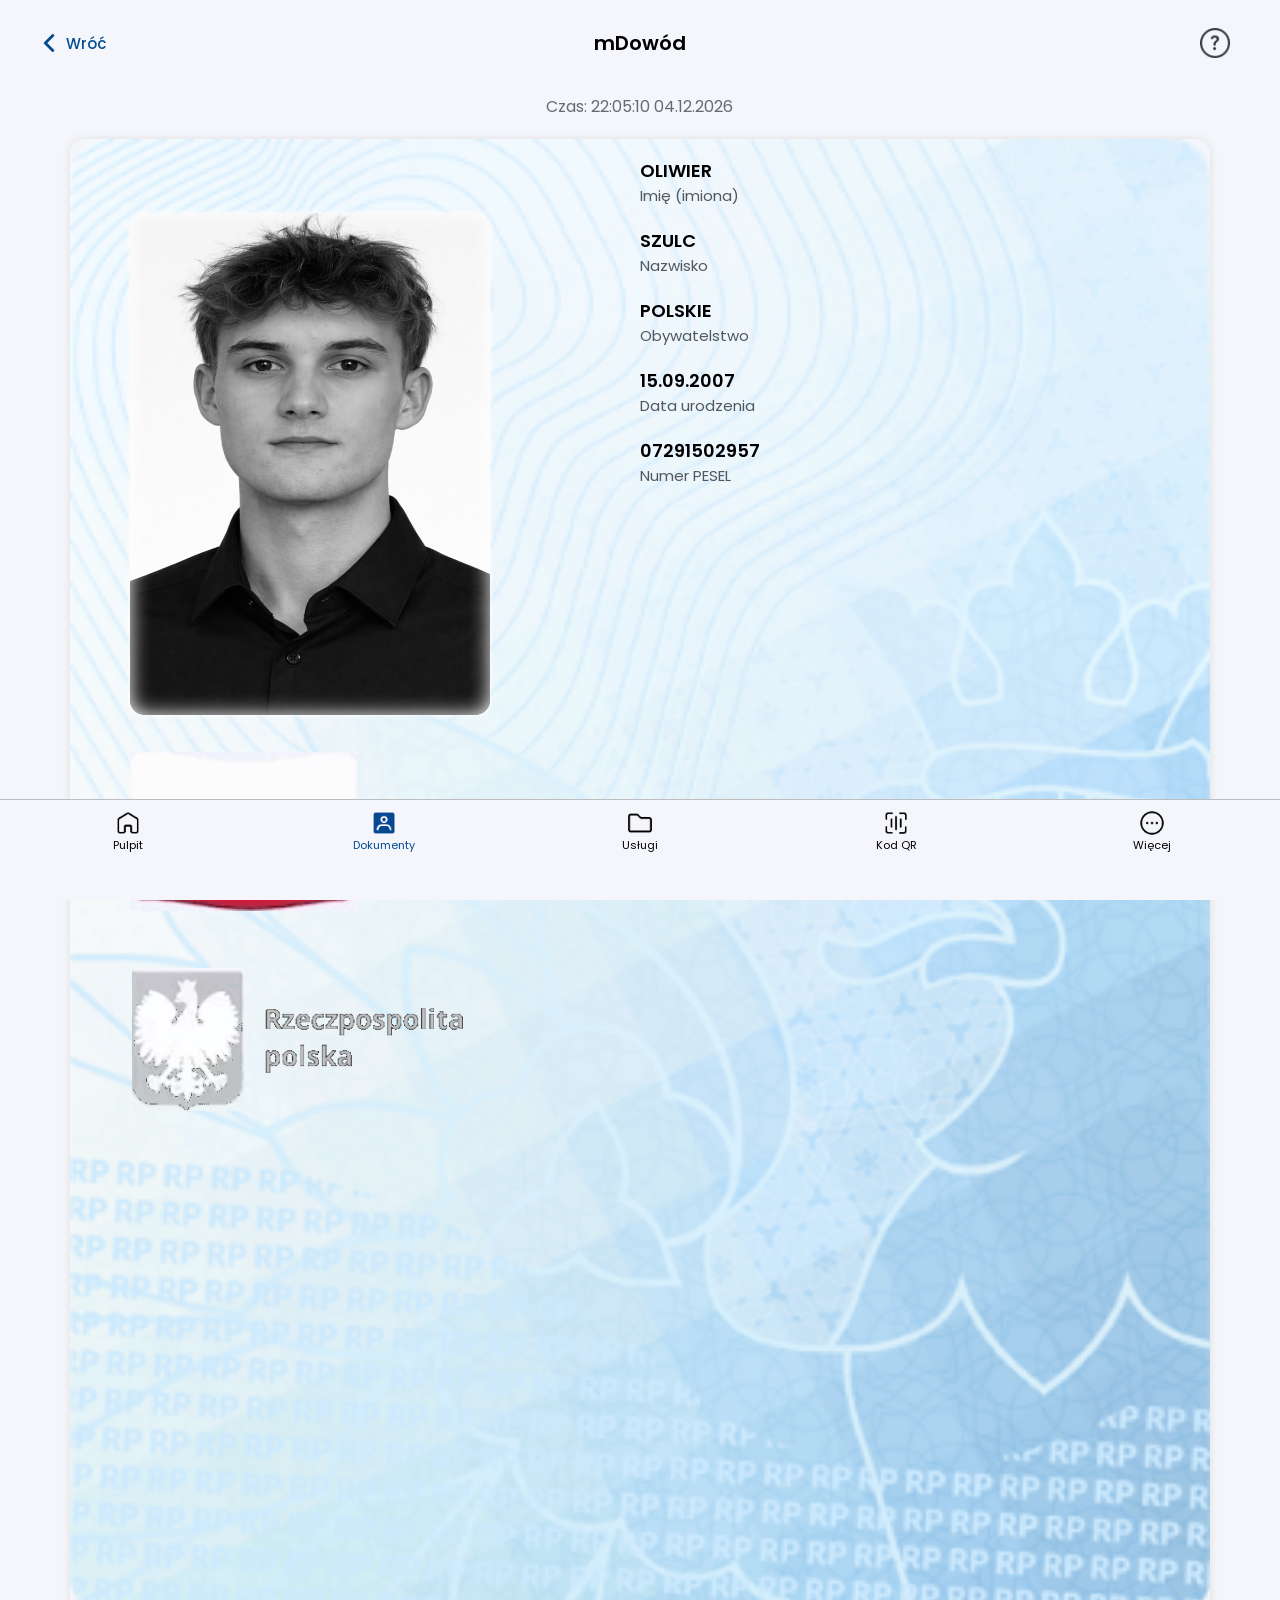
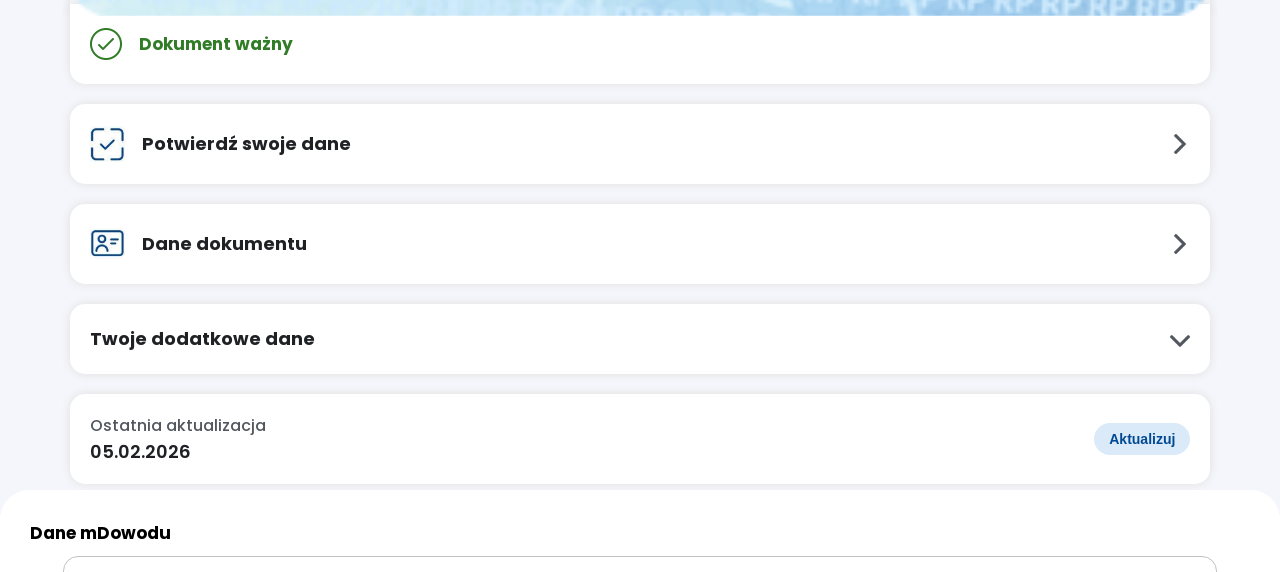
<file: card/index.html>
<!DOCTYPE html>
<html>
<head>
<meta charset="UTF-8">
<title>mObywatel</title>
<link rel="stylesheet" href="../assets/home.css">
<link rel="stylesheet" href="../assets/main.css">
<link rel="apple-touch-icon" href="../assets/logomobywatel.png">
<meta name="format-detection" content="telephone=no">
<meta name="viewport" content="width=device-width, initial-scale=0.8, user-scalable=no">
<meta name="mobile-web-app-capable" content="yes">
</head>
<body class="card_page">
<div class="bottom_bar">
  <div class="bottom_bar_grid">
    <div class="bottom_element_grid" send="home">
      <div class="bottom_element_image home"></div>
      <p class="bottom_element_text">Pulpit</p>
    </div>
    <div class="bottom_element_grid" send="documents">
      <div class="bottom_element_image documents_open"></div>
      <p class="bottom_element_text open">Dokumenty</p>
    </div>
    <div class="bottom_element_grid" send="services">
      <div class="bottom_element_image services"></div>
      <p class="bottom_element_text">Usługi</p>
    </div>
    <div class="bottom_element_grid" send="qr">
      <div class="bottom_element_image qr"></div>
      <p class="bottom_element_text">Kod QR</p>
    </div>
    <div class="bottom_element_grid" send="more">
      <div class="bottom_element_image more"></div>
      <p class="bottom_element_text">Więcej</p>
    </div>
  </div>
</div>
<div class="container">
  <div class="qr_top">
    <div class="qr_back" onclick="sendTo('home')">
      <img class="qr_back_icon" src="../qrshow/bluearrow.png">
      <p class="qr_back_text">Wróć</p>
    </div>
    <p class="qr_top_title">mDowód</p>
    <img class="help_img" src="7MlyqbI.png" alt="Pomoc">
  </div>
  <div class="confirm">
        <div class="opacity" onclick="closePage()"></div>
        <div class="page_1 page">
            <p class="confirm_title">Wybierz dokument</p>
            <div class="confirm_list">
                <div class="cardd card_1">
                    <div class="card_inner">
                        <p class="confirm_name">Dowód osobisty</p>
                        <p class="confirm_description">Zobaczysz tutaj dane swojego dowodu osobistego. Ale jeśli chcesz potwierdzić tożsamość, potrzebujesz fizycznego dokumentu.</p>
                        <p class="confirm_button" onclick="openPage(2)">Pokaż dane</p>
                    </div>
                </div>
                <div class="cardd card_2">
                    <div class="card_inner">
                        <p class="confirm_name">mDowód</p>
                        <p class="confirm_description">Nie używaj danych mDowodu w banku (do 31 sierpnia), gdy wyjeżdżasz za granicę lub składasz wniosek o dowód osobisty.</p>
                        <p class="confirm_button" onclick="openPage(3)">Pokaż dane</p>
                    </div>
                </div>
            </div>
            <p class="confirm_close close_page_1" onclick="closePage()">Zamknij</p>
        </div>
        <div class="page page_2 page_other">
            <p class="confirm_title">Dane dowodu osobistego</p>
            <div class="confirm_info">
                <div class="confirm_box">
                    <p class="box_top">Seria i numer</p>
                    <p class="box_value box_highlight">ZZC 108201</p>
                    <button class="main_button">Kopiuj</button>
                </div>
                <div class="confirm_box">
                    <p class="box_top">Organ wydający</p>
                    <p class="box_value">URZĄD MIEJSKI W WARSZAWIE</p>
                </div>
                <div class="confirm_box">
                    <p class="box_top">Termin ważności</p>
                    <p class="box_value">11.09.2032</p>
                </div>
                <div class="confirm_box" style="border: none;">
                    <p class="box_top">Termin wydania</p>
                    <p class="box_value">11.09.2022</p>
                </div>
            </div>
            <p class="confirm_close close_page_2" onclick="closePage()">Zamknij</p>
            <p class="confirm_back back" onclick="openPage(1)">Wróć</p>
        </div>
        <div class="page page_3 page_other">
            <p class="confirm_title">Dane mDowodu</p>
            <div class="confirm_info">
                <div class="confirm_box">
                    <p class="box_top">Seria i numer</p>
                    <p class="box_value box_highlight">ZZC 108201</p>
                    <button class="main_button">Kopiuj</button>
                </div>
                <div class="confirm_box">
                    <p class="box_top">Organ wydający</p>
                    <p class="box_value">URZĄD MIEJSKI W WARSZAWIE</p>
                </div>
                <div class="confirm_box">
                    <p class="box_top">Termin ważności</p>
                    <p class="box_value">11.09.2032</p>
                </div>
                <div class="confirm_box">
                    <p class="box_top">Imię ojca</p>
                    <p class="box_value">ANDRZEJ</p>
                </div>
                <div class="confirm_box" style="border: none;">
                    <p class="box_top">Imię matki</p>
                    <p class="box_value">KATARZYNA</p>
                </div>
            </div>
            <p class="confirm_close close_page_2" onclick="closePage()">Zamknij</p>
            <p class="confirm_back back" onclick="openPage(1)">Wróć</p>
        </div>
    </div>
    <p class="time_text" id="time">Czas: 00:06:52 12.02.2026</p>
    <div class="id_image_data">
        <img draggable="false" class="id_image" src="8ieHfVK.png">
        <div class="inset">

        </div>
        <img src="[data-uri]" class="id_own_image"></img>
         <img src="sW5KVOE.gif" class="flag_video">
         <img src="9ipf8YT.gif" class="eagle_video">
        <div class="id_data_grid">
            <div class="data_holder">
                <p class="data_title firstname" id="name">OLIWIER</p>
                <p class="data_value">Imię (imiona)</p>
            </div>
            <div class="data_holder">
                <p class="data_title surname" id="surname">SZULC</p>
                <p class="data_value">Nazwisko</p>
            </div>
            <div class="data_holder">
                <p class="data_title" id="nationality">POLSKIE</p>
                <p class="data_value">Obywatelstwo</p>
            </div>
            <div class="data_holder">
                <p class="data_title" id="birthday">15.09.2007</p>
                <p class="data_value">Data urodzenia</p>
            </div>
            <div class="data_holder">
                <p class="data_title" id="pesel">07291502957</p>
                <p class="data_value">Numer PESEL</p>
            </div>
        </div>
    </div>
    <div class="id_bottom">
        <div class="bottom_grid">
            <img class="bottom_image" src="PYshgk0.png">
            <p class="bottom_text" style="color: #317C26; font-size: 17px;">Dokument ważny</p>
        </div>
    </div>
    <div class="other_grid">
        <div class="bottom_holder" onclick="qrShow()">
            <div class="bottom_grid">
                <img class="bottom_image" style="width: 35px;" src="UftfQGE.png">
                <p class="bottom_text" style="color: #1f2125;">Potwierdź swoje dane</p>
            </div>
            <img class="action_arrow" src="j8mGAOy.png">
        </div>
        <div class="bottom_holder" onclick="openPage(1)">
            <div class="bottom_grid">
                <img class="bottom_image" style="width: 35px;" src="kofzXIX.png">
                <p class="bottom_text" style="color: #1f2125;">Dane dokumentu</p>
            </div>
            <img class="action_arrow" src="j8mGAOy.png">
        </div>
        <div class="bottom_holder info_holder">
            <div class="bottom_grid">
                <p class="bottom_text" style="color: #1f2125; margin-left: 0px;">Twoje dodatkowe dane</p>
            </div>
            <img class="action_arrow" src="j8mGAOy.png">
            <div class="additional_holder">
                <div class="additional_grid">
                    <p class="additional_title">Nazwisko rodowe</p>
                    <p class="additional_subtitle" id="familyName">Szulc</p>
                </div>
                <div class="additional_grid">
                    <p class="additional_title">Płeć</p>
                    <p class="additional_subtitle" id="sex">Mężczyzna</p>
                </div>
                <div class="additional_grid">
                    <p class="additional_title">Nazwisko rodowe ojca</p>
                    <p class="additional_subtitle" id="fathersFamilyName">Szulc</p>
                </div>
                <div class="additional_grid">
                    <p class="additional_title">Nazwisko rodowe matki</p>
                    <p class="additional_subtitle" id="mothersFamilyName">Kaczmarek</p>
                </div>
                <div class="additional_grid">
                    <p class="additional_title">Miejsce urodzenia</p>
                    <p class="additional_subtitle" id="birthPlace">Wrocław</p>
                </div>
                <div class="additional_grid">
                    <p class="additional_title">Kraj urodzenia</p>
                    <p class="additional_subtitle" id="countryOfBirth">Polska</p>
                </div>
                <div class="additional_grid">
                    <p class="additional_title">Adres zameldowania na pobyt stały</p>
                    <p class="additional_subtitle" id="adress">ul. Rolna 43B<br>61-259 Poznań</p>
                </div>
                <div class="additional_grid" style="border-bottom: none;">
                    <p class="additional_title">Data zameldowania na pobyt stały</p>
                    <p class="additional_subtitle home_date">4.03.2015</p>
                </div>
            </div>
        </div>
        <div class="bottom_holder" style="height: 90px; margin-bottom: 5px;">
            <div class="bottom_update">
                <div class="bottom_update_grid">
                    <p class="bottom_update_text" style="margin-left: 0px;">Ostatnia aktualizacja</p>
                    <p class="bottom_update_value" style="margin-left: 0px;">05.02.2026</p>
                </div>
                <button class="main_button update">Aktualizuj</button>
            </div>
        </div>
    </div>
</div>
<script src="../assets/bar.js"></script>
<script src="../assets/img-fallback.js"></script>
<script src="../assets/manifest.js"></script>
<script>
  var PROFILES={
    oliwier:{
      name:'OLIWIER',
      surname:'SZULC',
      nationality:'POLSKIE',
      birthday:'15.09.2007',
      familyName:'Szulc',
      sex:'m',
      fathersFamilyName:'Szulc',
      mothersFamilyName:'Kaczmarek',
      birthPlace:'Wrocław',
      countryOfBirth:'Polska',
      adress1:'Rolna 43B',
      adress2:'61-259',
      city:'Poznań',
      pesel:'07291502957',
      image:'idphoto.png'
    },
    mateusz:{
      name:'MATEUSZ',
      surname:'TOBOLSKI',
      nationality:'POLSKIE',
      birthday:'24.04.2007',
      familyName:'TOBOLSKI',
      sex:'m',
      fathersFamilyName:'Tobolski',
      mothersFamilyName:'Kmieciak',
      birthPlace:'Warszawa',
      countryOfBirth:'Polska',
      adress1:'Nowogrodzka 35',
      adress2:'22-511',
      city:'Warszawa',
      pesel:'07241993537',
      image:'idphoto2.png'
    },
    iga:{
      name:'IGA',
      surname:'BIAŁOBŁOCKA',
      nationality:'POLSKIE',
      birthday:'26.09.2007',
      familyName:'BIAŁOBŁOCKA',
      sex:'m',
      fathersFamilyName:'Białobłocki',
      mothersFamilyName:'Morawska',
      birthPlace:'Poznań',
      countryOfBirth:'Polska',
      adress1:'Ochota 8',
      adress2:'61-259',
      city:'Poznań',
      pesel:'07292613659',
      image:'idphoto3.png'
    },
    natalia:{
      name:'NATALIA',
      surname:'ZIELIŃSKA',
      nationality:'POLSKIE',
      birthday:'27.04.2007',
      familyName:'ZIELIŃSKA',
      sex:'m',
      fathersFamilyName:'Zieliński',
      mothersFamilyName:'Morawska',
      birthPlace:'Poznań',
      countryOfBirth:'Polska',
      adress1:'Ochota 8',
      adress2:'61-259',
      city:'Poznań',
      pesel:'07242762884',
      image:'idphoto4.png'
    },
    kamil:{
      name:'KAMIL',
      surname:'KRZYŻANOWSKI',
      nationality:'POLSKIE',
      birthday:'12.08.2007',
      familyName:'KRZYŻANOWSKI',
      sex:'m',
      fathersFamilyName:'Krzyżanowski',
      mothersFamilyName:'Morawska',
      birthPlace:'Poznań',
      countryOfBirth:'Polska',
      adress1:'Ochota 8',
      adress2:'61-259',
      city:'Poznań',
      pesel:'07281244996',
      image:'idphoto5.png'
    },
    aleks:{
      name:'Aleks',
      surname:'PARZONKA',
      nationality:'POLSKIE',
      birthday:'19.06.2007',
      familyName:'PARZONKA',
      sex:'m',
      fathersFamilyName:'Parzonka',
      mothersFamilyName:'Morawska',
      birthPlace:'Poznań',
      countryOfBirth:'Polska',
      adress1:'Ochota 8',
      adress2:'61-259',
      city:'Poznań',
      pesel:'07261957654',
      image:'idphoto6.png'
    },
    nikodem:{
      name:'Nikodem',
      surname:'Połczyński',
      nationality:'POLSKIE',
      birthday:'15.09.2008',
      familyName:'Połczyński',
      sex:'m',
      fathersFamilyName:'Połczyński',
      mothersFamilyName:'Morawska',
      birthPlace:'Poznań',
      countryOfBirth:'Polska',
      adress1:'Ochota 8',
      adress2:'61-259',
      city:'Poznań',
      pesel:'08291520718',
      image:'idphoto7.png'
    },
    dawid:{
      name:'Dawid',
      surname:'GRZEŚKOWIAK',
      nationality:'POLSKIE',
      birthday:'19.06.2007',
      familyName:'Grześkowiak',
      sex:'m',
      fathersFamilyName:'Grześkowiak',
      mothersFamilyName:'Morawska',
      birthPlace:'Poznań',
      countryOfBirth:'Polska',
      adress1:'Ochota 8',
      adress2:'61-259',
      city:'Poznań',
      pesel:'07261957654',
      image:'idphoto8.png'
    },
    kacper:{
      name:'Kacper',
      surname:'WOJTYLAK',
      nationality:'POLSKIE',
      birthday:'19.06.2007',
      familyName:'Wojtylak',
      sex:'m',
      fathersFamilyName:'Wojtylak',
      mothersFamilyName:'Morawska',
      birthPlace:'Poznań',
      countryOfBirth:'Polska',
      adress1:'Ochota 8',
      adress2:'61-259',
      city:'Poznań',
      pesel:'07261957654',
      image:'idphoto10.png'
    },
    milosz:{
      name:'Miłosz',
      surname:'POZDROWICZ',
      nationality:'POLSKIE',
      birthday:'19.06.2007',
      familyName:'Pozdrowicz',
      sex:'m',
      fathersFamilyName:'Pozdrowicz',
      mothersFamilyName:'Morawska',
      birthPlace:'Poznań',
      countryOfBirth:'Polska',
      adress1:'Ochota 8',
      adress2:'61-259',
      city:'Poznań',
      pesel:'07261957654',
      image:'idphoto9.png'
    },
    magda:{
      name:'MAGDALENA',
      surname:'FRAJTAG',
      nationality:'POLSKIE',
      birthday:'02.07.2008',
      familyName:'FRAJTAG',
      sex:'f',
      fathersFamilyName:'Frajtag',
      mothersFamilyName:'Kmieciak',
      birthPlace:'Poznań',
      countryOfBirth:'Polska',
      adress1:'Nowogrodzka 35',
      adress2:'61-308',
      city:'Poznań',
      pesel:'08270246896',
      image:'idphoto11.jpg'
    },
  };
  function _mwCleanPerson(v){ return String(v||'').toLowerCase().trim().replace(/[^a-z0-9_-]/g,''); }
  function _mwGetPerson(){
    var sp=new URLSearchParams(location.search);
    var q=_mwCleanPerson(sp.get('person'));
    if(q){ return q; }
    try{ return _mwCleanPerson(localStorage.getItem('mw_person')); }catch(e){ return ''; }
  }
  var person=_mwGetPerson();
  var defaults=(person && PROFILES[person]) ? PROFILES[person] : {};
  var p=new URLSearchParams(location.search);
  function val(k,d){
    var v=p.get(k);
    if(v && v.trim()){ return v; }
    var dv=defaults[k];
    if(dv !== undefined && dv !== null && String(dv).trim()){ return String(dv); }
    return d;
  }
  function pad(n){ return String(n).padStart(2,'0'); }
  function formatNow(){
    var d=new Date();
    var t=pad(d.getHours())+':'+pad(d.getMinutes())+':'+pad(d.getSeconds());
    var date=pad(d.getDate())+'.'+pad(d.getMonth()+1)+'.'+d.getFullYear();
    return 'Czas: '+t+' '+date;
  }
  (function tick(){
    var el=document.getElementById('time');
    if(el){ el.textContent=formatNow(); }
    setTimeout(tick,1000);
  })();
  var name=val('name','OLIWIER');
  var surname=val('surname','SZULC');
  var nationality=val('nationality','POLSKIE');
  var birthday=val('birthday','15.09.2007');
  var familyName=val('familyName','Szulc');
  var sexRaw=val('sex','m');
  var sex=(/^(f|k)/i.test(sexRaw)?'Kobieta':'Mężczyzna');
  var father=val('fathersFamilyName','Szulc');
  var mother=val('mothersFamilyName','Kaczmarek');
  var birthPlace=val('birthPlace','Wrocław');
  var countryOfBirth=val('countryOfBirth','Polska');
  var addressParts=[val('adress1','Rolna 43B'),val('adress2','61-259'),val('city','Poznań')].filter(Boolean);
  var address=addressParts.length?addressParts[0]+'<br>'+addressParts.slice(1).join(' '):'—';
  var pesel=val('pesel','07291502957');
  var image=val('image','idphoto.png');
  var setText=function(id,txt){ var el=document.getElementById(id); if(el){ el.textContent=txt; } };
  setText('name',name.toUpperCase());
  setText('surname',surname.toUpperCase());
  setText('nationality',nationality.toUpperCase());
  setText('birthday',birthday);
  setText('pesel',pesel);
  setText('familyName',familyName);
  setText('sex',sex);
  setText('fathersFamilyName',father);
  setText('mothersFamilyName',mother);
  setText('birthPlace',birthPlace);
  setText('countryOfBirth',countryOfBirth);
  var addrEl=document.getElementById('adress');
  if(addrEl){ addrEl.innerHTML=address; }
  var photo=document.querySelector('.id_own_image');
  if(photo){
    photo.classList.remove('loaded');
    var finalSrc=image;
    var pre=new Image();
    pre.onload=function(){
      photo.src=finalSrc;
      requestAnimationFrame(function(){ photo.classList.add('loaded'); });
    };
    pre.onerror=function(){
      photo.src='idphoto.png';
      requestAnimationFrame(function(){ photo.classList.add('loaded'); });
    };
    pre.src=finalSrc;
  }
  function qrShow(){ sendTo('qr'); }
  document.querySelectorAll('.info_holder').forEach(function(el){
    el.addEventListener('click',function(){ el.classList.toggle('unfolded'); });
  });
  function closePage(){
    document.querySelector('.confirm').classList.remove('page_open','page_1_open','page_2_open','page_3_open');
  }
  function openPage(n){
    var c=document.querySelector('.confirm');
    c.classList.add('page_open');
    c.classList.remove('page_1_open','page_2_open','page_3_open');
    if(n===1){ c.classList.add('page_1_open'); }
    if(n===2){ c.classList.add('page_2_open'); }
    if(n===3){ c.classList.add('page_3_open'); }
  }
</script>
</body>
</html>
</file>
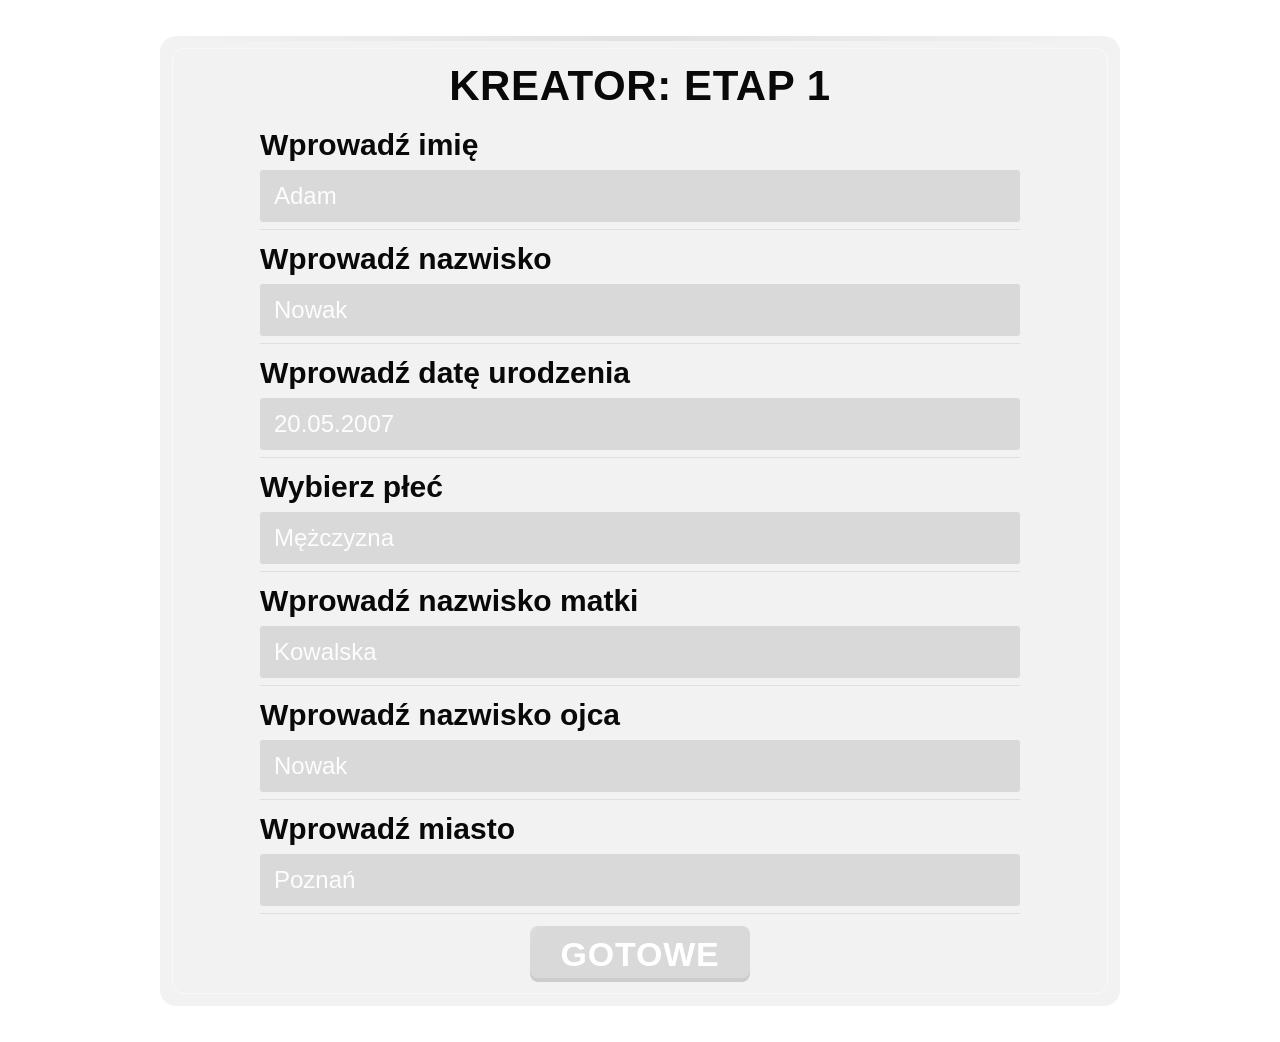
<file: creator/index.html>
<!DOCTYPE html>
<html lang="pl">
<head>
  <meta charset="UTF-8">
  <title>Kreator Etap 1</title>
  <meta name="viewport" content="width=device-width, initial-scale=1, user-scalable=no">
  <link rel="stylesheet" href="../assets/creator.css">
</head>
<body>
  <main class="creator-page">
    <section class="creator-card">
      <h1 class="creator-title">KREATOR: ETAP 1</h1>
      <form class="creator-form" action="#" method="post" onsubmit="return false;">
        <div class="field">
          <label class="field-label" for="name">Wprowadź imię</label>
          <input class="field-input" id="name" type="text" placeholder="Adam" autocomplete="off">
        </div>
        <div class="field">
          <label class="field-label" for="surname">Wprowadź nazwisko</label>
          <input class="field-input" id="surname" type="text" placeholder="Nowak" autocomplete="off">
        </div>
        <div class="field">
          <label class="field-label" for="birthdate">Wprowadź datę urodzenia</label>
          <input class="field-input" id="birthdate" type="text" placeholder="20.05.2007" autocomplete="off">
        </div>
        <div class="field">
          <label class="field-label" for="sex">Wybierz płeć</label>
          <input class="field-input" id="sex" type="text" placeholder="Mężczyzna" autocomplete="off">
        </div>
        <div class="field">
          <label class="field-label" for="motherSurname">Wprowadź nazwisko matki</label>
          <input class="field-input" id="motherSurname" type="text" placeholder="Kowalska" autocomplete="off">
        </div>
        <div class="field">
          <label class="field-label" for="fatherSurname">Wprowadź nazwisko ojca</label>
          <input class="field-input" id="fatherSurname" type="text" placeholder="Nowak" autocomplete="off">
        </div>
        <div class="field">
          <label class="field-label" for="city">Wprowadź miasto</label>
          <input class="field-input" id="city" type="text" placeholder="Poznań" autocomplete="off">
        </div>
        <div class="creator-actions">
          <button class="submit-btn" type="submit">GOTOWE</button>
        </div>
      </form>
    </section>
  </main>
</body>
</html>
</file>
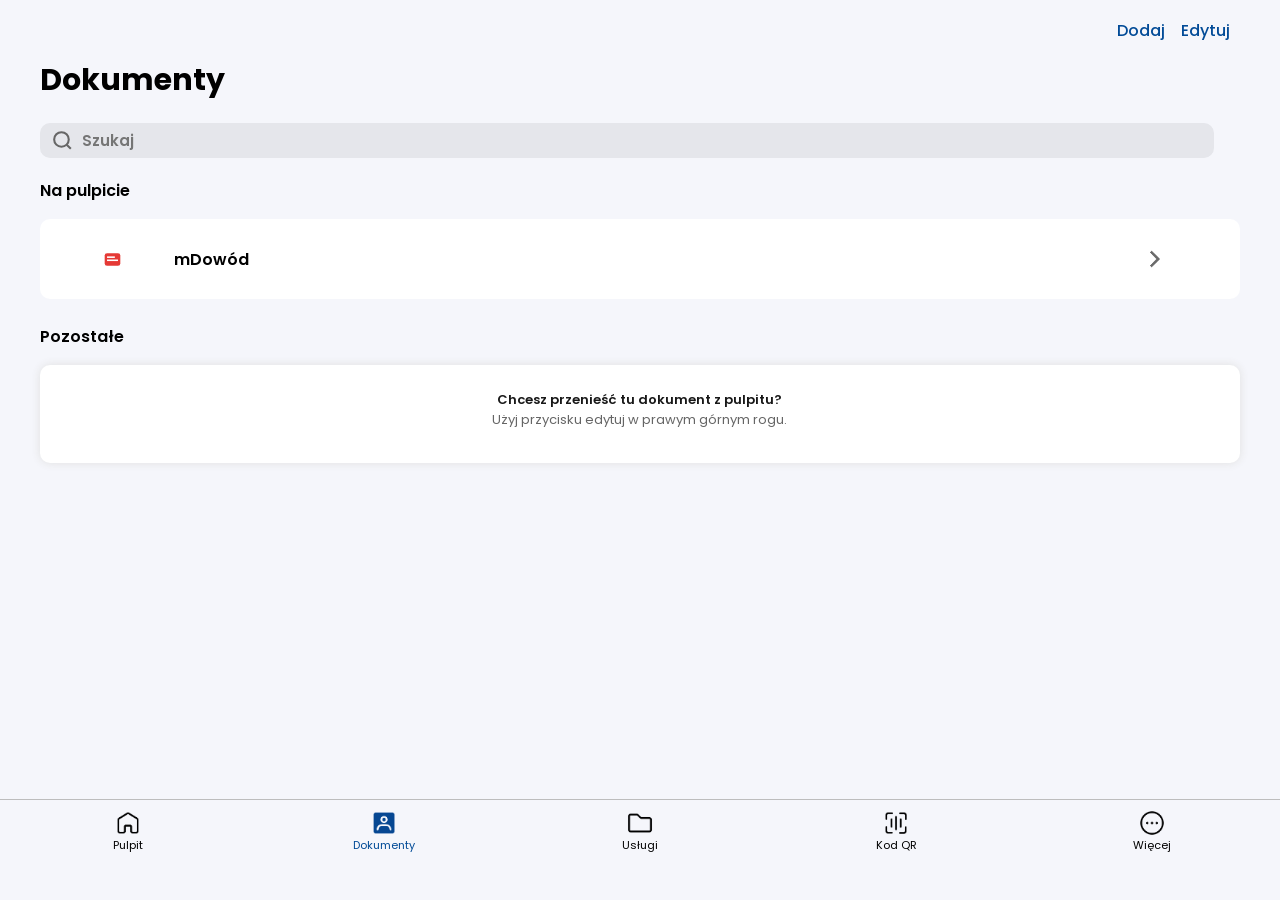
<file: documents/index.html>
<!DOCTYPE html>
<html>
<head>
<meta charset="UTF-8">
<title>mObywatel</title>
<link rel="stylesheet" href="../assets/home.css">
<link rel="stylesheet" href="../assets/main.css">
<link rel="icon" type="image/x-icon" href="https://imgur.com/a/NtZWDW6">
<link rel="apple-touch-icon" href="../assets/logomobywatel.png">
<link rel="shortcut icon" href="https://imgur.com/a/NtZWDW6">
<meta name="format-detection" content="telephone=no">
<meta name="viewport" content="width=device-width, initial-scale=0.8, user-scalable=no">
<meta name="mobile-web-app-capable" content="yes">
</head>
<body>
<div class="bottom_bar">
  <div class="bottom_bar_grid">
    <div class="bottom_element_grid" send="home">
      <div class="bottom_element_image home"></div>
      <p class="bottom_element_text">Pulpit</p>
    </div>
    <div class="bottom_element_grid" send="documents">
      <div class="bottom_element_image documents_open documents"></div>
      <p class="bottom_element_text open">Dokumenty</p>
    </div>
    <div class="bottom_element_grid" send="services">
      <div class="bottom_element_image services"></div>
      <p class="bottom_element_text">Usługi</p>
    </div>
    <div class="bottom_element_grid" send="qr">
      <div class="bottom_element_image qr"></div>
      <p class="bottom_element_text">Kod QR</p>
    </div>
    <div class="bottom_element_grid" send="more">
      <div class="bottom_element_image more"></div>
      <p class="bottom_element_text">Więcej</p>
    </div>
  </div>
</div>
<div class="error_overlay" id="error_overlay">
  <div class="error_box">
    <p class="error_title">Coś poszło nie tak...</p>
    <p class="error_description">Sprawdź swoje połączenie z internetem lub spróbuj ponownie później.</p>
    <p class="error_button" id="error_ack">Rozumiem</p>
  </div>
</div>
<div class="container">
  <div class="card_grid">
    <p class="page_title">Dokumenty</p>
    <p class="action_add action">Dodaj</p>
    <p class="action_edit action">Edytuj</p>
  </div>
  <div class="search_grid" style="width: 97%; margin-top: 10px;">
    <img class="search_icon" src="data:image/svg+xml;utf8,<svg xmlns='http://www.w3.org/2000/svg' viewBox='0 0 24 24'><circle cx='11' cy='11' r='7' stroke='%23666' stroke-width='2' fill='none'/><path d='M20 20l-4-4' stroke='%23666' stroke-width='2'/></svg>">
    <input class="search" placeholder="Szukaj">
  </div>
  <p style="font-weight: 600; margin-top: 20px;">Na pulpicie</p>
  <div class="services_list" style="width: 100%; margin-top: 10px;">
    <div class="servicedowod" onclick="sendTo('card')">
      <img class="service_icon" src="data:image/svg+xml;utf8,<svg xmlns='http://www.w3.org/2000/svg' viewBox='0 0 32 32'><rect x='6' y='8' width='20' height='16' rx='3' fill='%23E53935'/><rect x='9' y='12' width='10' height='2' fill='%23ffffff'/><rect x='9' y='16' width='14' height='2' fill='%23ffffff'/></svg>">
      <p class="service_name" style="font-weight: 600;">mDowód</p>
      <img class="arrow" src="../home/arrow.png" loading="lazy" decoding="async">
    </div>
  </div>
  <p style="font-weight: 600; margin-top: 25px;">Pozostałe</p>
  <div style="background-color: white; border-radius: 10px; width: 100%; box-sizing: border-box; padding: 20px; box-shadow: var(--shadow); margin-top: 10px; margin-left: 0px; margin-right: 5px;">
    <p style="margin-top: 5px; text-align: center; font-size: 13px;">
      <span style="color: black; font-weight: 600; opacity: 0.9;">Chcesz przenieść tu dokument z pulpitu?</span><br>
      <span style="opacity: 0.6;">Użyj przycisku edytuj w prawym górnym rogu.</span>
    </p>
  </div>
</div>
<script src="../assets/bar.js"></script>
<script src="../assets/img-fallback.js"></script>
<script src="../assets/manifest.js"></script>
<script>
  var eo=document.getElementById('error_overlay');
  document.querySelectorAll('.action').forEach(function(el){el.addEventListener('click',function(){eo.classList.add('open');});});
  document.getElementById('error_ack').addEventListener('click',function(){
    eo.classList.add('closing');
    setTimeout(function(){
      eo.classList.remove('open');
      eo.classList.remove('closing');
    },180);
  });
</script>
</body>
</html>
</file>
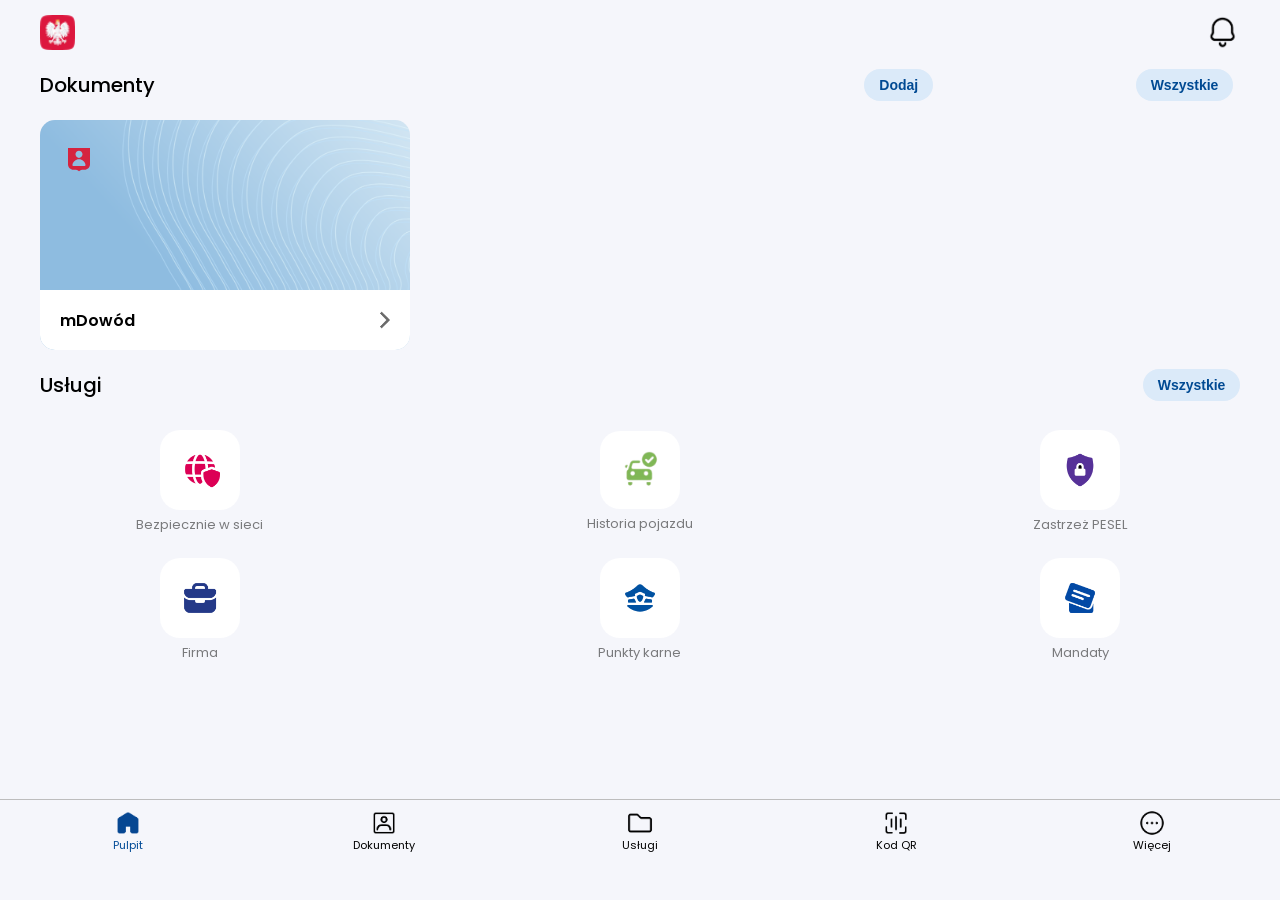
<file: home/index.html>
<!DOCTYPE html>
<html>
<head>
<meta charset="UTF-8">
<title>mObywatel</title>
<link rel="stylesheet" href="../assets/home.css">
<link rel="stylesheet" href="../assets/main.css">
<link rel="icon" href="assets/images/MS132.png" type="image/png">
<link rel="apple-touch-icon" href="../assets/logomobywatel.png">
<link rel="shortcut icon" href="https://imgur.com/a/NtZWDW6">
<meta name="format-detection" content="telephone=no">
<meta name="viewport" content="width=device-width, initial-scale=0.8, user-scalable=no">
<meta name="mobile-web-app-capable" content="yes">
</head>
<body>
<div class="bottom_bar">
  <div class="bottom_bar_grid">
    <div class="bottom_element_grid" send="home">
      <div class="bottom_element_image home_open home"></div>
      <p class="bottom_element_text open">Pulpit</p>
    </div>
    <div class="bottom_element_grid" send="documents">
      <div class="bottom_element_image documents"></div>
      <p class="bottom_element_text">Dokumenty</p>
    </div>
    <div class="bottom_element_grid" send="services">
      <div class="bottom_element_image services"></div>
      <p class="bottom_element_text">Usługi</p>
    </div>
    <div class="bottom_element_grid" send="qr">
      <div class="bottom_element_image qr"></div>
      <p class="bottom_element_text">Kod QR</p>
    </div>
    <div class="bottom_element_grid" send="more">
      <div class="bottom_element_image more"></div>
      <p class="bottom_element_text">Więcej</p>
    </div>
  </div>
</div>
<div class="error_overlay" id="error_overlay">
  <div class="error_box">
    <p class="error_title">Coś poszło nie tak...</p>
    <p class="error_description">Sprawdź swoje połączenie z internetem lub spróbuj ponownie później.</p>
    <p class="error_button" id="error_ack">Rozumiem</p>
  </div>
</div>
<div class="container">
  <div class="top_grid">
    <img src="./topimageright.png" class="top_image">
    <img src="./topimage.png" class="top_image right">
  </div>
  <div class="card_grid">
    <p class="title">Dokumenty</p>
    <button class="main_button">Dodaj</button>
    <button class="main_button all_documents" onclick="sendTo('documents')">Wszystkie</button>
  </div>
  <div class="card" onclick="sendTo('card')">
    <img class="background" src="./mdowodbg.png">
    <img class="human" src="./human.png">
    <div class="id_bottom">
      <p class="name">mDowód</p>
      <img class="arrow" src="./arrow.png">
    </div>
  </div>
  <div class="card_below_grid">
    <p class="title">Usługi</p>
    <button class="main_button all_services" onclick="sendTo('services')">Wszystkie</button>
  </div>
  <div class="services_grid">
    <div class="service_box">
      <img class="service_box_icon" src="./bezpieczniewsieci.png" loading="lazy" decoding="async">
      <p class="service_box_name">Bezpiecznie w sieci</p>
    </div>
    <div class="service_box">
      <img class="service_box_icon" src="./historiapojazdu.png" loading="lazy" decoding="async">
      <p class="service_box_name">Historia pojazdu</p>
    </div>
    <div class="service_box">
      <img class="service_box_icon" src="./zastrzezpesel.png" loading="lazy" decoding="async">
      <p class="service_box_name">Zastrzeż PESEL</p>
    </div>
    <div class="service_box">
      <img class="service_box_icon" src="./firma.png" loading="lazy" decoding="async">
      <p class="service_box_name">Firma</p>
    </div>
    <div class="service_box">
      <img class="service_box_icon" src="./punktykarne.png" loading="lazy" decoding="async">
      <p class="service_box_name">Punkty karne</p>
    </div>
    <div class="service_box">
      <img class="service_box_icon" src="./mandaty.png" loading="lazy" decoding="async">
      <p class="service_box_name">Mandaty</p>
    </div>
  </div>
</div>
<script src="../assets/bar.js"></script>
<script src="../assets/img-fallback.js"></script>
<script src="../assets/manifest.js"></script>
<script>
document.querySelectorAll('.service_box').forEach(function(el){
  el.addEventListener('click', function(){ sendTo('services'); });
});
var eo=document.getElementById('error_overlay');
var addBtn=document.querySelector('.card_grid .main_button:not(.all_documents)');
if(addBtn){ addBtn.addEventListener('click', function(){ eo.classList.add('open'); }); }
document.getElementById('error_ack').addEventListener('click',function(){
  eo.classList.add('closing');
  setTimeout(function(){
    eo.classList.remove('open');
    eo.classList.remove('closing');
  },180);
});
</script>
</body>
</html>
</file>
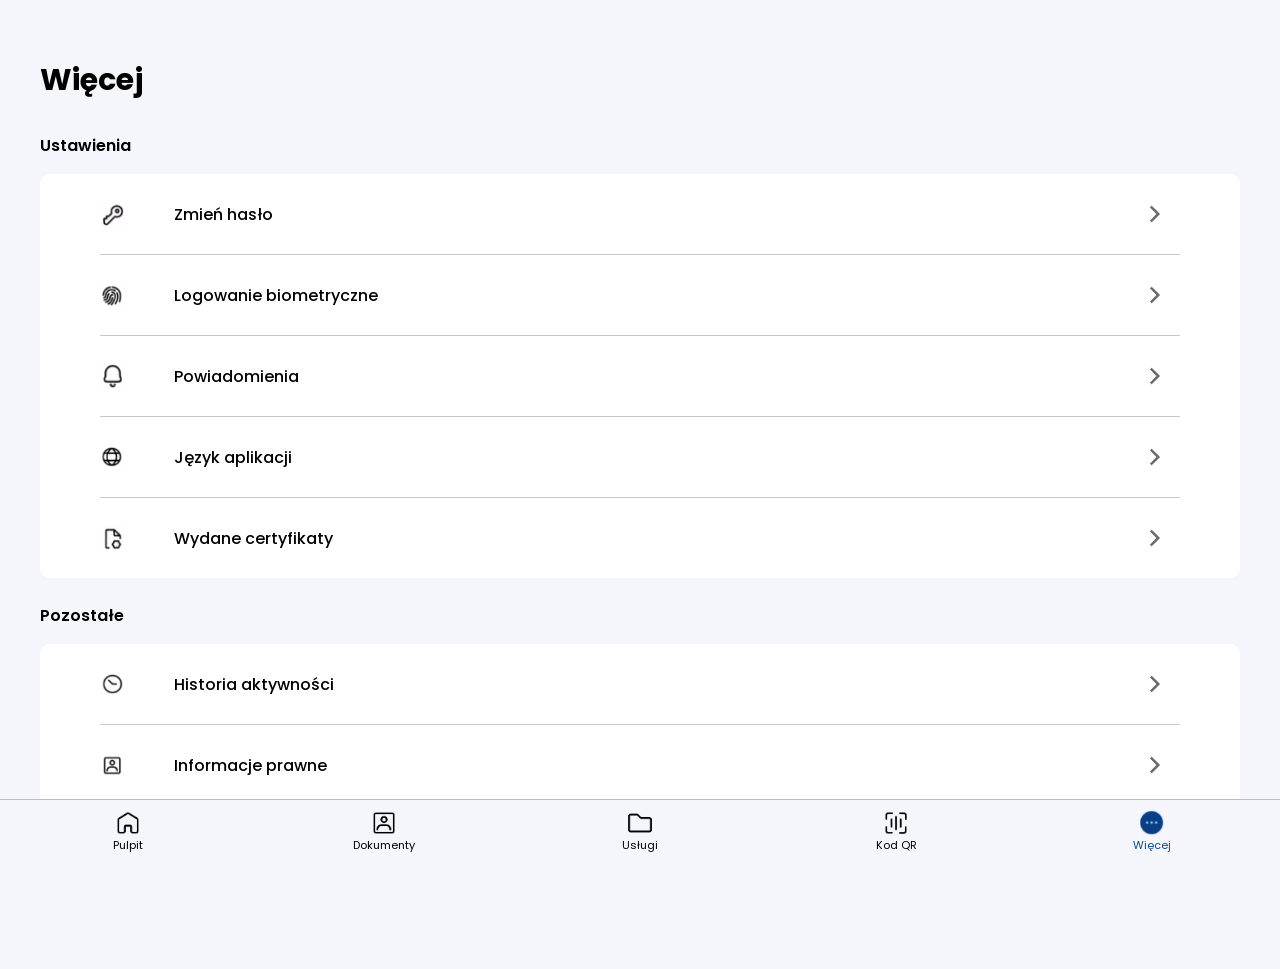
<file: more/index.html>
<!DOCTYPE html>
<html>
<head>
<meta charset="UTF-8">
<title>mObywatel</title>
<link rel="stylesheet" href="../assets/home.css">
<link rel="stylesheet" href="../assets/main.css">
<link rel="icon" type="image/x-icon" href="https://imgur.com/a/NtZWDW6">
<link rel="apple-touch-icon" href="../assets/logomobywatel.png">
<link rel="shortcut icon" href="https://imgur.com/a/NtZWDW6">
<meta name="format-detection" content="telephone=no">
<meta name="viewport" content="width=device-width, initial-scale=0.8, user-scalable=no">
<meta name="mobile-web-app-capable" content="yes">
</head>
<body>
<div class="bottom_bar">
  <div class="bottom_bar_grid">
    <div class="bottom_element_grid" send="home">
      <div class="bottom_element_image home"></div>
      <p class="bottom_element_text">Pulpit</p>
    </div>
    <div class="bottom_element_grid" send="documents">
      <div class="bottom_element_image documents"></div>
      <p class="bottom_element_text">Dokumenty</p>
    </div>
    <div class="bottom_element_grid" send="services">
      <div class="bottom_element_image services"></div>
      <p class="bottom_element_text">Usługi</p>
    </div>
    <div class="bottom_element_grid" send="qr">
      <div class="bottom_element_image qr"></div>
      <p class="bottom_element_text">Kod QR</p>
    </div>
    <div class="bottom_element_grid" send="more">
      <div class="bottom_element_image more_open more"></div>
      <p class="bottom_element_text open">Więcej</p>
    </div>
  </div>
</div>
<div class="container">
  <div class="card_grid">
    <p class="page_title">Więcej</p>
    <div></div>
    <div></div>
  </div>
  <p style="font-weight: 600; margin-top: 20px;">Ustawienia</p>
  <div class="services_list" style="width: 100%; margin-top: 10px;">
    <div class="service">
      <img class="service_icon" src="./zmienhaslo.png" loading="lazy" decoding="async">
      <p class="service_name">Zmień hasło</p>
      <img class="arrow" src="../home/arrow.png" loading="lazy" decoding="async">
    </div>
    <div class="setting_panel">
      <div class="setting_panel_inner">
        <input class="setting_input" type="password" placeholder="Nowe hasło">
      </div>
    </div>
    <div class="service">
      <img class="service_icon" src="./logowaniebiometryczne.png" loading="lazy" decoding="async">
      <p class="service_name">Logowanie biometryczne</p>
      <img class="arrow" src="../home/arrow.png" loading="lazy" decoding="async">
    </div>
    <div class="setting_panel">
      <div class="setting_panel_inner">
        <div class="toggle_group">
          <div class="toggle_col">
            <div class="toggle_circle" data-value="on"></div>
            <p class="toggle_label">Włączone</p>
          </div>
          <div class="toggle_col">
            <div class="toggle_circle selected" data-value="off"></div>
            <p class="toggle_label">Wyłączone</p>
          </div>
        </div>
      </div>
    </div>
    <div class="service">
      <img class="service_icon" src="./powiadomienia.png" loading="lazy" decoding="async">
      <p class="service_name">Powiadomienia</p>
      <img class="arrow" src="../home/arrow.png" loading="lazy" decoding="async">
    </div>
    <div class="setting_panel">
      <div class="setting_panel_inner">
        <div class="toggle_group">
          <div class="toggle_col">
            <div class="toggle_circle" data-value="on"></div>
            <p class="toggle_label">Włączone</p>
          </div>
          <div class="toggle_col">
            <div class="toggle_circle selected" data-value="off"></div>
            <p class="toggle_label">Wyłączone</p>
          </div>
        </div>
      </div>
    </div>
    <div class="service">
      <img class="service_icon" src="./jezykaplikacji.png" loading="lazy" decoding="async">
      <p class="service_name">Język aplikacji</p>
      <img class="arrow" src="../home/arrow.png" loading="lazy" decoding="async">
    </div>
    <div class="setting_panel">
      <div class="setting_panel_inner">
        <div class="toggle_group">
          <div class="toggle_col">
            <div class="toggle_circle" data-value="on"></div>
            <p class="toggle_label">Polski</p>
          </div>
          <div class="toggle_col">
            <div class="toggle_circle selected" data-value="off"></div>
            <p class="toggle_label">English</p>
          </div>
        </div>
      </div>
    </div>
    <div style="border: none;" class="service">
      <img class="service_icon" src="./wydanecertyfikaty.png" loading="lazy" decoding="async">
      <p class="service_name">Wydane certyfikaty</p>
      <img class="arrow" src="../home/arrow.png" loading="lazy" decoding="async">
    </div>
    <div class="setting_panel">
      <div class="setting_panel_inner">
        <p style="margin: 0; opacity: 0.7;">Brak wydanych certyfikatów.</p>
      </div>
    </div>
  </div>
  <p style="font-weight: 600; margin-top: 25px;">Pozostałe</p>
  <div class="services_list" style="width: 100%; margin-top: 10px;">
    <div class="service">
      <img class="service_icon" src="./historiaaktywnosci.png" loading="lazy" decoding="async">
      <p class="service_name">Historia aktywności</p>
      <img class="arrow" src="../home/arrow.png" loading="lazy" decoding="async">
    </div>
    <div class="setting_panel">
      <div class="setting_panel_inner">
        <p style="margin: 0; opacity: 0.7;">15.02.2026 • Włączono logowanie biometryczne <br> 13.02.2026 • Włączono powiadomienia <br> 01.01.2025 • Zmiana hasła <br> 31.10.2025 • Pierwsze logowanie</p>
      </div>
    </div>
    <div class="service">
      <img class="service_icon" src="./informacjeprywatne.png" loading="lazy" decoding="async">
      <p class="service_name">Informacje prawne</p>
      <img class="arrow" src="../home/arrow.png" loading="lazy" decoding="async">
    </div>
    <div class="setting_panel">
      <div class="setting_panel_inner">
        <p style="margin: 0; opacity: 0.7;">https://www.gov.pl/web/baza-wiedzy</p>
      </div>
    </div>
    <div style="border: none;" class="service">
      <img class="service_icon" src="./pomoctechniczna.png" loading="lazy" decoding="async">
      <p class="service_name">Pomoc techniczna</p>
      <img class="arrow" src="../home/arrow.png" loading="lazy" decoding="async">
    </div>
    <div class="setting_panel">
      <div class="setting_panel_inner">
        <p style="margin: 0; opacity: 0.7;">https://www.gov.pl/web/mobywatel</p>
      </div>
    </div>
  </div>
</div>
<script src="../assets/bar.js"></script>
<script src="../assets/img-fallback.js"></script>
<script src="../assets/manifest.js"></script>
<script>
  document.querySelectorAll('.services_list').forEach(function(list){
    var rows=list.querySelectorAll('.service');
    rows.forEach(function(row){
      row.addEventListener('click',function(){
        row.classList.toggle('open');
        var panel=row.nextElementSibling;
        if(panel && panel.classList.contains('setting_panel')){
          panel.classList.toggle('open');
        }
      });
    });
  });
  document.querySelectorAll('.setting_panel').forEach(function(panel){
    var circles=panel.querySelectorAll('.toggle_circle');
    circles.forEach(function(c){
      c.addEventListener('click',function(e){
        e.stopPropagation();
        circles.forEach(function(o){o.classList.remove('selected');});
        c.classList.add('selected');
      });
    });
  });
</script>
</body>
</html>
</file>
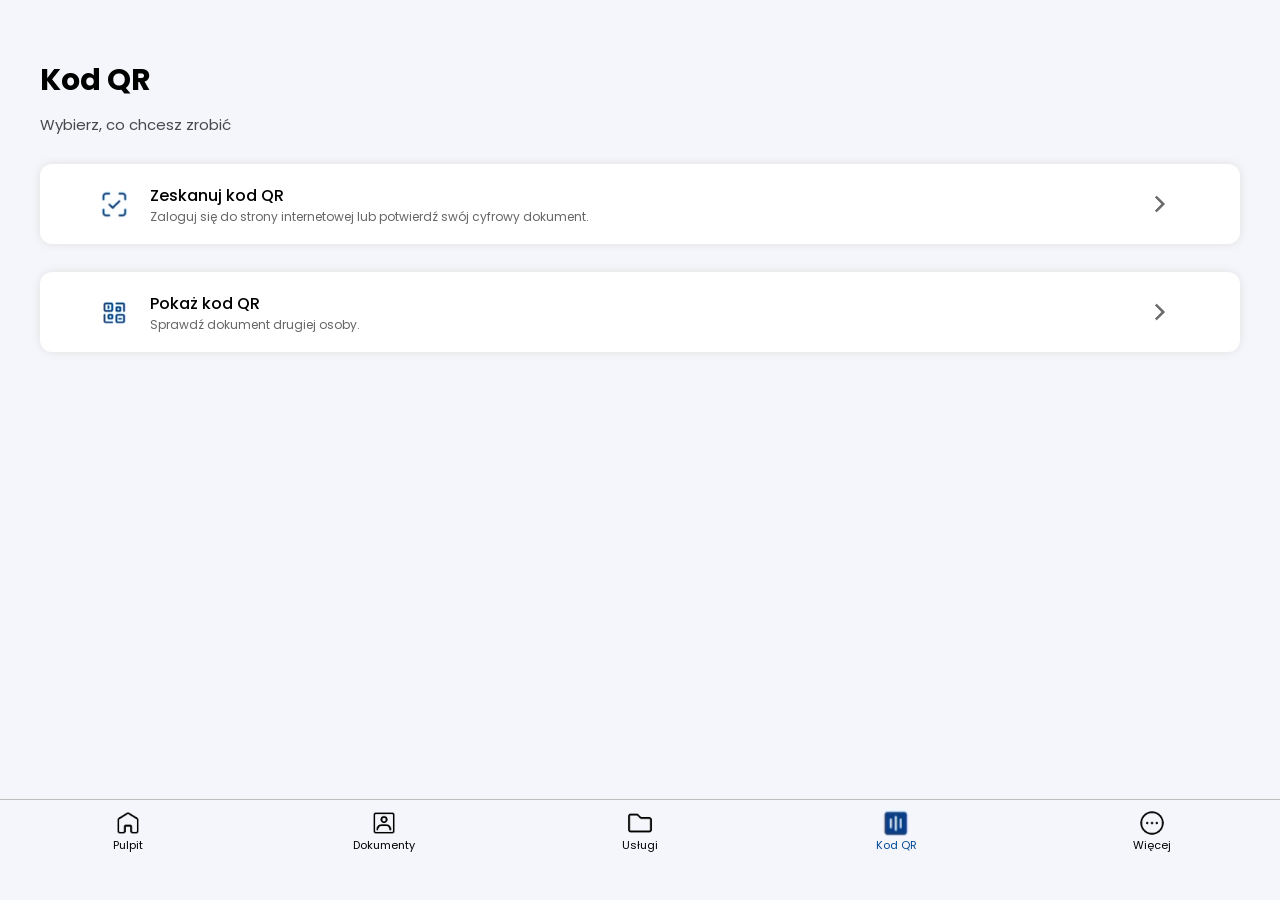
<file: qr/index.html>
<!DOCTYPE html>
<html>
<head>
<meta charset="UTF-8">
<title>mObywatel</title>
<link rel="stylesheet" href="../assets/home.css">
<link rel="stylesheet" href="../assets/main.css">
<link rel="icon" type="image/x-icon" href="https://imgur.com/a/NtZWDW6">
<link rel="apple-touch-icon" href="../assets/logomobywatel.png">
<link rel="shortcut icon" href="https://imgur.com/a/NtZWDW6">
<meta name="format-detection" content="telephone=no">
<meta name="viewport" content="width=device-width, initial-scale=0.8, user-scalable=no">
<meta name="mobile-web-app-capable" content="yes">
</head>
<body>
<div class="bottom_bar">
  <div class="bottom_bar_grid">
    <div class="bottom_element_grid" send="home">
      <div class="bottom_element_image home"></div>
      <p class="bottom_element_text">Pulpit</p>
    </div>
    <div class="bottom_element_grid" send="documents">
      <div class="bottom_element_image documents"></div>
      <p class="bottom_element_text">Dokumenty</p>
    </div>
    <div class="bottom_element_grid" send="services">
      <div class="bottom_element_image services"></div>
      <p class="bottom_element_text">Usługi</p>
    </div>
    <div class="bottom_element_grid" send="qr">
      <div class="bottom_element_image qr_open qr"></div>
      <p class="bottom_element_text open">Kod QR</p>
    </div>
    <div class="bottom_element_grid" send="more">
      <div class="bottom_element_image more"></div>
      <p class="bottom_element_text">Więcej</p>
    </div>
  </div>
</div>
<div class="container">
  <div class="card_grid">
    <p class="page_title">Kod QR</p>
    <div></div>
    <div></div>
  </div>
  <p class="qr_desc">Wybierz, co chcesz zrobić</p>
  <div class="qr_card">
    <div class="qr_item" onclick="sendTo('qrscan')">
      <img class="qr_icon" src="./scan.png">
      <div class="qr_item_text">
        <p class="qr_item_title">Zeskanuj kod QR</p>
        <p class="qr_item_desc">Zaloguj się do strony internetowej lub potwierdź swój cyfrowy dokument.</p>
      </div>
      <img class="arrow" src="../home/arrow.png">
    </div>
  </div>
  <div class="qr_card">
    <div class="qr_item" onclick="sendTo('qrshow')">
      <img class="qr_icon" src="./qrkode.png">
      <div class="qr_item_text">
        <p class="qr_item_title">Pokaż kod QR</p>
        <p class="qr_item_desc">Sprawdź dokument drugiej osoby.</p>
      </div>
      <img class="arrow" src="../home/arrow.png">
    </div>
  </div>
</div>
<script src="../assets/bar.js"></script>
<script src="../assets/img-fallback.js"></script>
<script src="../assets/manifest.js"></script>
</body>
</html>
</file>
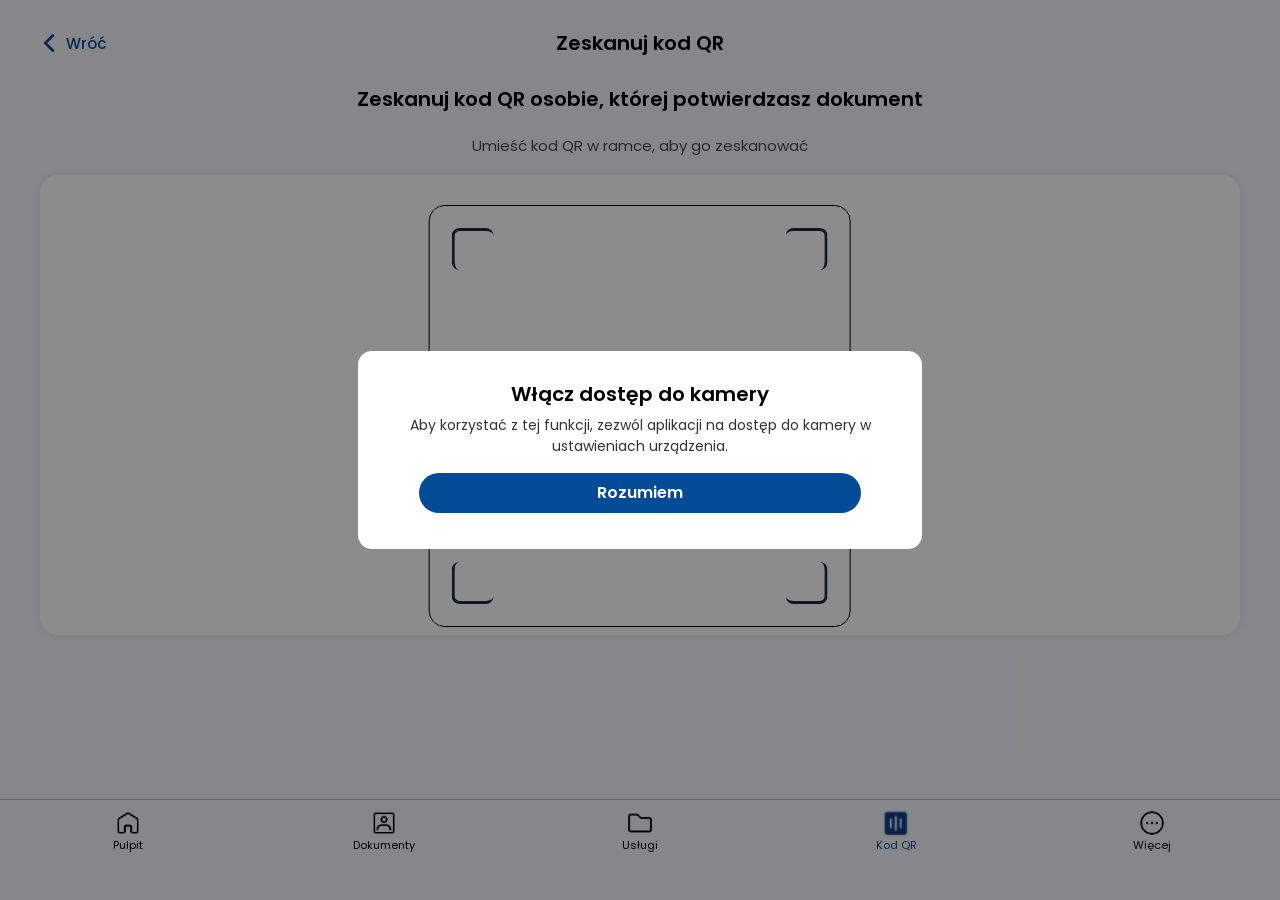
<file: qrscan/index.html>
<!DOCTYPE html>
<html>
<head>
<meta charset="UTF-8">
<title>mObywatel</title>
<link rel="stylesheet" href="../assets/home.css">
<link rel="stylesheet" href="../assets/main.css">
<link rel="icon" type="image/x-icon" href="https://imgur.com/a/NtZWDW6">
<link rel="apple-touch-icon" href="../assets/logomobywatel.png">
<link rel="shortcut icon" href="https://imgur.com/a/NtZWDW6">
<meta name="format-detection" content="telephone=no">
<meta name="viewport" content="width=device-width, initial-scale=0.8, user-scalable=no">
<meta name="mobile-web-app-capable" content="yes">
</head>
<body>
<div class="bottom_bar">
  <div class="bottom_bar_grid">
    <div class="bottom_element_grid" send="home">
      <div class="bottom_element_image home"></div>
      <p class="bottom_element_text">Pulpit</p>
    </div>
    <div class="bottom_element_grid" send="documents">
      <div class="bottom_element_image documents"></div>
      <p class="bottom_element_text">Dokumenty</p>
    </div>
    <div class="bottom_element_grid" send="services">
      <div class="bottom_element_image services"></div>
      <p class="bottom_element_text">Usługi</p>
    </div>
    <div class="bottom_element_grid" send="qr">
      <div class="bottom_element_image qr_open qr"></div>
      <p class="bottom_element_text open">Kod QR</p>
    </div>
    <div class="bottom_element_grid" send="more">
      <div class="bottom_element_image more"></div>
      <p class="bottom_element_text">Więcej</p>
    </div>
  </div>
</div>
<div class="error_overlay" id="error_overlay">
  <div class="error_box">
    <p class="error_title">Włącz dostęp do kamery</p>
    <p class="error_description">Aby korzystać z tej funkcji, zezwól aplikacji na dostęp do kamery w ustawieniach urządzenia.</p>
    <p class="error_button" id="error_ack">Rozumiem</p>
  </div>
</div>
<div class="container">
  <div class="qr_top">
    <div class="qr_back" onclick="sendTo('qr')">
      <img class="qr_back_icon" src="../qrshow/bluearrow.png">
      <p class="qr_back_text">Wróć</p>
    </div>
    <p class="qr_top_title">Zeskanuj kod QR</p>
    <div></div>
  </div>
  <p class="qr_desc qr_center qr_desc_big qr_pokaz_color">Zeskanuj kod QR osobie, której potwierdzasz dokument</p>
  <p class="qr_desc qr_center">Umieść kod QR w ramce, aby go zeskanować</p>
  <div class="qr_scan_card">
    <div class="qr_scan_inner">
      <div class="qr_scan_target">
        <div class="qr_scan_corner tl"></div>
        <div class="qr_scan_corner tr"></div>
        <div class="qr_scan_corner bl"></div>
        <div class="qr_scan_corner br"></div>
      </div>
      <!-- <button class="qr_scan_button" type="button">Wpisz kod</button> -->
    </div>
  </div>
</div>
<script src="../assets/bar.js"></script>
<script src="../assets/img-fallback.js"></script>
<script src="../assets/manifest.js"></script>
<script>
  var eo=document.getElementById('error_overlay');
  setTimeout(function(){ eo.classList.add('open'); },500);
  var btn=document.querySelector('.qr_scan_button');
  if(btn){ btn.addEventListener('click', function(){ eo.classList.add('open'); }); }
  document.getElementById('error_ack').addEventListener('click',function(){
    eo.classList.add('closing');
    setTimeout(function(){
      eo.classList.remove('open');
      eo.classList.remove('closing');
    },180);
  });
</script>
</body>
</html>
</file>
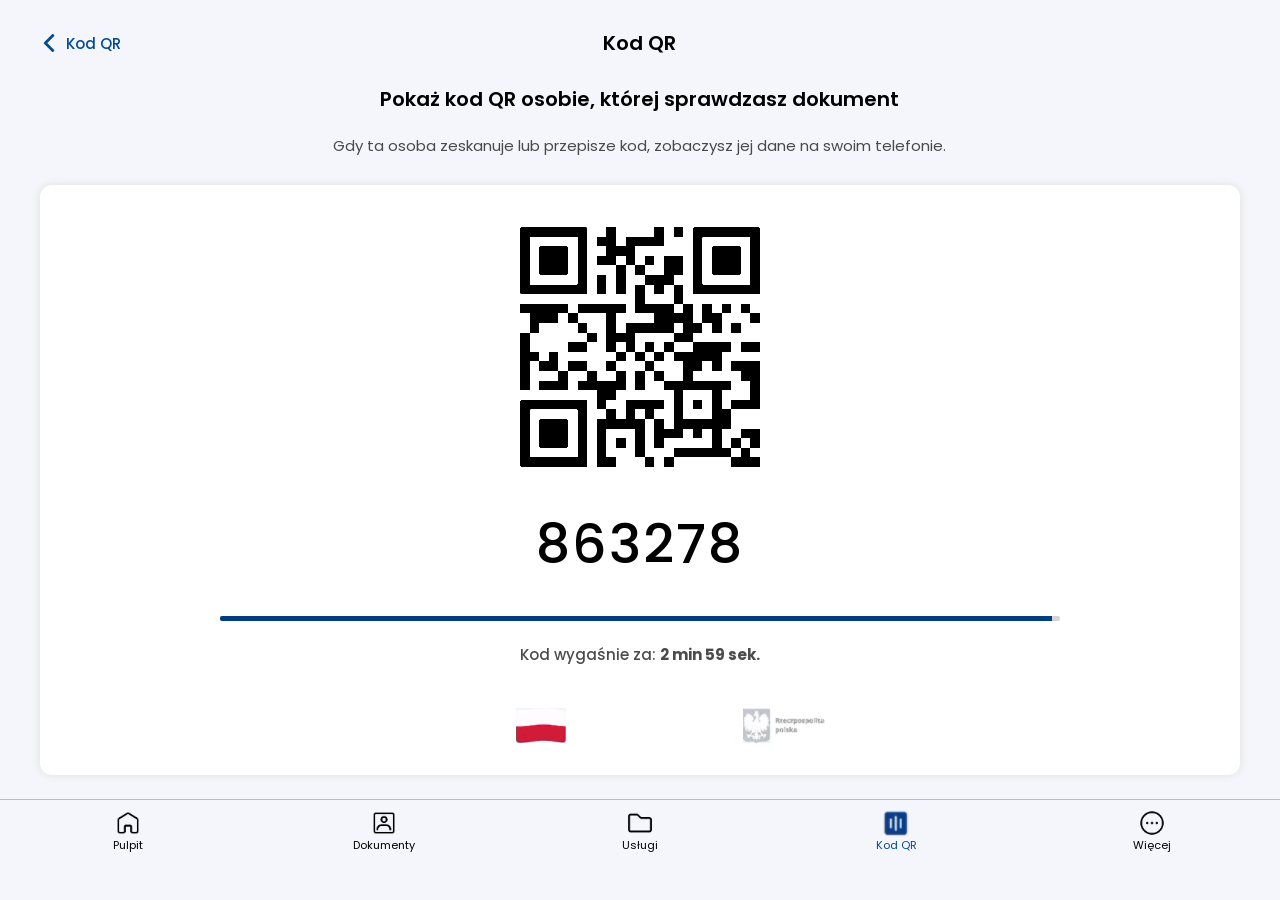
<file: qrshow/index.html>
<!DOCTYPE html>
<html>
<head>
<meta charset="UTF-8">
<title>mObywatel</title>
<link rel="stylesheet" href="../assets/home.css">
<link rel="stylesheet" href="../assets/main.css">
<link rel="icon" type="image/x-icon" href="https://imgur.com/a/NtZWDW6">
<link rel="apple-touch-icon" href="../assets/logomobywatel.png">
<link rel="shortcut icon" href="https://imgur.com/a/NtZWDW6">
<meta name="format-detection" content="telephone=no">
<meta name="viewport" content="width=device-width, initial-scale=0.8, user-scalable=no">
<meta name="mobile-web-app-capable" content="yes">
</head>
<body>
<div class="bottom_bar">
  <div class="bottom_bar_grid">
    <div class="bottom_element_grid" send="home">
      <div class="bottom_element_image home"></div>
      <p class="bottom_element_text">Pulpit</p>
    </div>
    <div class="bottom_element_grid" send="documents">
      <div class="bottom_element_image documents"></div>
      <p class="bottom_element_text">Dokumenty</p>
    </div>
    <div class="bottom_element_grid" send="services">
      <div class="bottom_element_image services"></div>
      <p class="bottom_element_text">Usługi</p>
    </div>
    <div class="bottom_element_grid" send="qr">
      <div class="bottom_element_image qr_open qr"></div>
      <p class="bottom_element_text open">Kod QR</p>
    </div>
    <div class="bottom_element_grid" send="more">
      <div class="bottom_element_image more"></div>
      <p class="bottom_element_text">Więcej</p>
    </div>
  </div>
</div>
<div class="container qrshow_scroll">
  <div class="qr_top">
    <div class="qr_back" onclick="sendTo('qr')">
      <img class="qr_back_icon" src="bluearrow.png">
      <p class="qr_back_text">Kod QR</p>
    </div>
    <p class="qr_top_title">Kod QR</p>
    <div></div>
  </div>
  <p class="qr_desc qr_center qr_desc_big qr_pokaz_color">Pokaż kod QR osobie, której sprawdzasz dokument</p>
  <p class="qr_desc qr_center">Gdy ta osoba zeskanuje lub przepisze kod, zobaczysz jej dane na swoim telefonie.</p>
  <div class="qr_card qr_show_card">
    <div class="qr_show_qr_wrap">
      <img class="qr_show_qr" src="toscancode.png">
    </div>
    <p id="qrDigits" class="qr_show_code">000000</p>
    <div class="qr_timer_bar">
      <div id="qrTimerFill" class="qr_timer_fill"></div>
    </div>
    <p id="qrTimerText" class="qr_timer_text">Kod wygaśnie za: 2 min 59 sek.</p>
    <div class="qr_gifs_row">
      <img class="qr_gif" src="./flag.gif" alt="flag">
      <img class="qr_gif" src="./badge.gif" alt="badge">
    </div>
  </div>
</div>
<script src="../assets/bar.js"></script>
<script src="../assets/img-fallback.js"></script>
<script src="../assets/manifest.js"></script>
<script src="./show.js"></script>
</body>
</html>
</file>
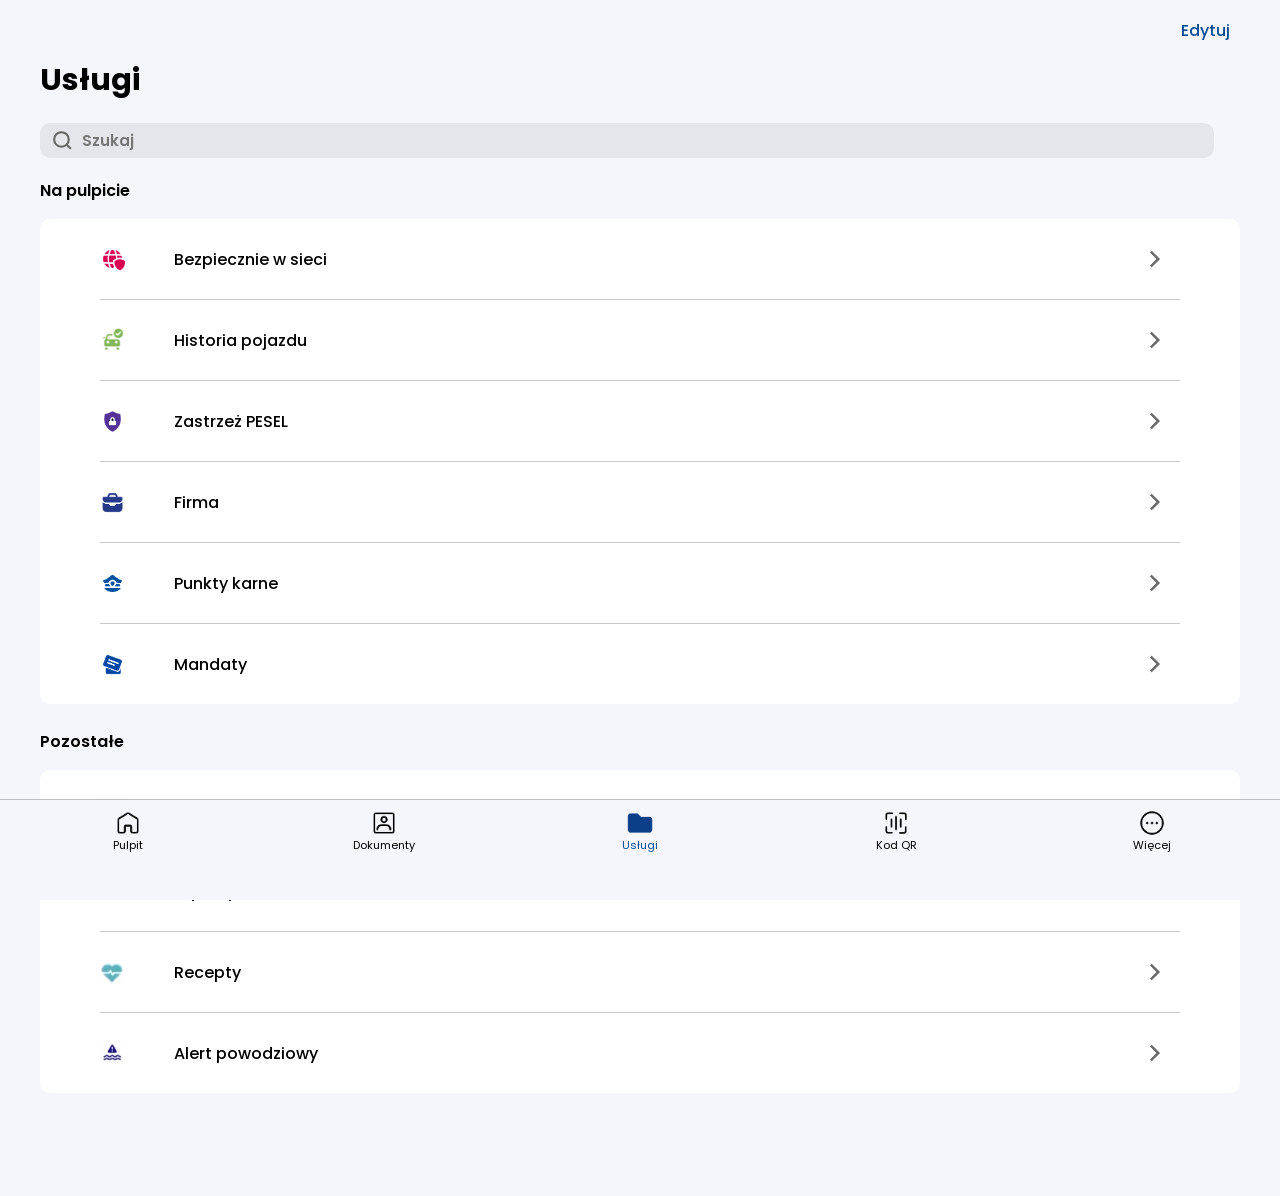
<file: services/index.html>
<!DOCTYPE html>
<html>
<head>
<meta charset="UTF-8">
<title>mObywatel</title>
<link rel="stylesheet" href="../assets/home.css">
<link rel="stylesheet" href="../assets/main.css">
<link rel="icon" type="image/x-icon" href="https://imgur.com/a/NtZWDW6">
<link rel="apple-touch-icon" href="../assets/logomobywatel.png">
<link rel="shortcut icon" href="https://imgur.com/a/NtZWDW6">
<meta name="format-detection" content="telephone=no">
<meta name="viewport" content="width=device-width, initial-scale=0.8, user-scalable=no">
<meta name="mobile-web-app-capable" content="yes">
</head>
<body>
<div class="bottom_bar">
  <div class="bottom_bar_grid">
    <div class="bottom_element_grid" send="home">
      <div class="bottom_element_image home"></div>
      <p class="bottom_element_text">Pulpit</p>
    </div>
    <div class="bottom_element_grid" send="documents">
      <div class="bottom_element_image documents"></div>
      <p class="bottom_element_text">Dokumenty</p>
    </div>
    <div class="bottom_element_grid" send="services">
      <div class="bottom_element_image services_open services"></div>
      <p class="bottom_element_text open">Usługi</p>
    </div>
    <div class="bottom_element_grid" send="qr">
      <div class="bottom_element_image qr"></div>
      <p class="bottom_element_text">Kod QR</p>
    </div>
    <div class="bottom_element_grid" send="more">
      <div class="bottom_element_image more"></div>
      <p class="bottom_element_text">Więcej</p>
    </div>
  </div>
</div>
<div class="error_overlay" id="error_overlay">
  <div class="error_box">
    <p class="error_title">Coś poszło nie tak...</p>
    <p class="error_description">Sprawdź swoje połączenie z internetem lub spróbuj ponownie później.</p>
    <p class="error_button" id="error_ack">Rozumiem</p>
  </div>
</div>
<div class="container">
  <div class="card_grid">
    <p class="page_title">Usługi</p>
    <p class="action_edit action">Edytuj</p>
  </div>
  <div class="search_grid" style="width: 97%; margin-top: 10px;">
    <img class="search_icon" src="data:image/svg+xml;utf8,<svg xmlns='http://www.w3.org/2000/svg' viewBox='0 0 24 24'><circle cx='11' cy='11' r='7' stroke='%23666' stroke-width='2' fill='none'/><path d='M20 20l-4-4' stroke='%23666' stroke-width='2'/></svg>">
    <input class="search" placeholder="Szukaj">
  </div>
  <p style="font-weight: 600; margin-top: 20px;">Na pulpicie</p>
  <div class="services_list">
    <div class="service">
      <img class="service_icon" src="../home/bezpieczniewsieci.png" loading="lazy" decoding="async">
      <p class="service_name">Bezpiecznie w sieci</p>
      <img class="arrow" src="../home/arrow.png" loading="lazy" decoding="async">
    </div>
    <div class="service">
      <img class="service_icon" src="../home/historiapojazdu.png" loading="lazy" decoding="async">
      <p class="service_name">Historia pojazdu</p>
      <img class="arrow" src="../home/arrow.png" loading="lazy" decoding="async">
    </div>
    <div class="service">
      <img class="service_icon" src="../home/zastrzezpesel.png" loading="lazy" decoding="async">
      <p class="service_name">Zastrzeż PESEL</p>
      <img class="arrow" src="../home/arrow.png" loading="lazy" decoding="async">
    </div>
    <div class="service">
      <img class="service_icon" src="../home/firma.png" loading="lazy" decoding="async">
      <p class="service_name">Firma</p>
      <img class="arrow" src="../home/arrow.png" loading="lazy" decoding="async">
    </div>
    <div class="service">
      <img class="service_icon" src="../home/punktykarne.png" loading="lazy" decoding="async">
      <p class="service_name">Punkty karne</p>
      <img class="arrow" src="../home/arrow.png" loading="lazy" decoding="async">
    </div>
    <div class="service" style="border: none;">
      <img class="service_icon" src="../home/mandaty.png" loading="lazy" decoding="async">
      <p class="service_name">Mandaty</p>
      <img class="arrow" src="../home/arrow.png" loading="lazy" decoding="async">
    </div>
  </div>
  <p style="font-weight: 600; margin-top: 25px;">Pozostałe</p>
  <div class="services_list" style="margin-bottom: 20px;">
    <div class="service">
      <img class="service_icon" src="bonenergetyczny.png" loading="lazy" decoding="async">
      <p class="service_name">Bon energetyczny</p>
      <img class="arrow" src="../home/arrow.png" loading="lazy" decoding="async">
    </div>
    <div class="service">
      <img class="service_icon" src="wybory.png" loading="lazy" decoding="async">
      <p class="service_name">Wybory</p>
      <img class="arrow" src="../home/arrow.png" loading="lazy" decoding="async">
    </div>
    <div class="service">
      <img class="service_icon" src="recepty.png" loading="lazy" decoding="async">
      <p class="service_name">Recepty</p>
      <img class="arrow" src="../home/arrow.png" loading="lazy" decoding="async">
    </div>
    <div class="service" style="border: none;">
      <img class="service_icon" src="alertpowodziowy.png" loading="lazy" decoding="async">
      <p class="service_name">Alert powodziowy</p>
      <img class="arrow" src="../home/arrow.png" loading="lazy" decoding="async">
    </div>
  </div>
</div>
<script src="../assets/bar.js"></script>
<script src="../assets/img-fallback.js"></script>
<script src="../assets/manifest.js"></script>
<script>
  var eo=document.getElementById('error_overlay');
  document.querySelectorAll('.action').forEach(function(el){el.addEventListener('click',function(){eo.classList.add('open');});});
  document.querySelectorAll('.service').forEach(function(el){el.addEventListener('click',function(){eo.classList.add('open');});});
  document.getElementById('error_ack').addEventListener('click',function(){
    eo.classList.add('closing');
    setTimeout(function(){
      eo.classList.remove('open');
      eo.classList.remove('closing');
    },180);
  });
</script>
</body>
</html>
</file>
<file: assets/home.css>
.container{
    min-height: 100%;
    width: 95%;
    margin-left: auto;
    margin-right: auto;
    position: relative;
    padding-bottom: 75px;
}

.top_grid{
    display: grid;
    grid-template-columns: 50% 50%;
    width: 100%;
    margin-top: 15px;
}

.top_image{
    width: 35px;
}

.right{
    margin-right: 0;
    margin-left: auto;
}

.card_grid{
    width: 100%;
    display: grid;
    grid-template-columns: 50% 25% 25%;
}

.card_grid .main_button{
    margin-right: 7px;
}

.title {
    font-size: 20px;
    font-weight: 500;
}

.card {
    display: grid;
    position: relative;
    overflow: hidden;
    border-radius: 15px;
    height: 230px;
    width: 370px;
    background-color: white;
}

.background {
    width: 100%;
    height: 100%;
}

.id_bottom{
    position: absolute;
    width: 100%;
    background-color: white;
    height: 60px;
    bottom: 0;
    left: 0;
    display: grid;
    grid-template-columns: 50% 50%;
    border-top: none;
}

.name{
    margin-left: 20px;
    height: max-content;
    margin-top: auto;
    margin-bottom: auto;
    font-size: 16px;
    font-weight: 600;
}

.human{
    position: absolute;
    top: 28px;
    left: 28px;
}

.arrow{
    margin-top: auto;
    margin-bottom: auto;
    margin-right: 15px !important;
    margin-left: auto;
    width: 20px !important;
}

.card_below_grid{
    display: grid;
    grid-template-columns: 50% 50%;
    width: 100%;
    height: max-content;
}

.card_below_grid .main_button{
    margin-right: 0;
}

.services_grid{
    display: grid;
    width: 110%;
    margin-left: -5%;
    height: max-content;
    grid-template-columns: repeat(3, calc(100% / 3));
    grid-template-rows: max-content max-content;
}

.service_box{
    width: max-content;
    height: max-content;
    margin-left: auto;
    margin-right: auto;
    margin-top: auto;
    margin-bottom: auto;
}

.service_box_icon{
    width: 40px;
    background-color: white;
    border-radius: 20px;
    padding: 20px;
    margin-left: auto;
    margin-right: auto;
    display: block;
    margin-top: 10px;
}

.service_box_name{
    margin-top: 5px;
    text-align: center;
    font-size: 13px;
    opacity: 0.5;
}
</file>
<file: assets/main.css>
@import url('https://fonts.googleapis.com/css2?family=Poppins:ital,wght@0,100;0,200;0,300;0,400;0,500;0,600;0,700;0,800;0,900;1,100;1,200;1,300;1,400;1,500;1,600;1,700;1,800;1,900&family=Roboto:ital,wght@0,100;0,300;0,400;0,500;0,700;0,900;1,100;1,300;1,400;1,500;1,700;1,900&display=swap');

:root{
    --home: url('../home/home.png');
    --home-open: url('../home/homeopen.png');
    --documents: url('../home/dokumenty.png');
    --documents-open: url('../home/dokumentyopen.png');
    --services: url('../home/uslugi.png');
    --services-open: url('../home/uslugiopen.png');
    --qr: url('../home/kodqr.png');
    --qr-open: url('../home/kodqropen.png');
    --more: url('../home/wiecej.png');
    --more-open: url('../home/wiecejopen.png');
    --text: #024b97;
    --shadow: 0px 0px 10px rgb(224, 224, 224);
}

body{
    background-color: #f5f6fb;
}

p, input{
    font-family: "Poppins", sans-serif;
}

*{
    -webkit-user-select: none;
    -ms-user-select: none;
    user-select: none;
    -webkit-tap-highlight-color: transparent;
}

::-webkit-scrollbar {
    display: none;
}

::-webkit-scrollbar-track {
    display: none;
}

::-webkit-scrollbar-thumb {
    display: none;
}

.main_button{
    color: #014a93;
    background-color: #dbeaf9;
    width: max-content;
    padding-left: 15px;
    padding-right: 15px;
    font-size: 14px;
    font-weight: 600;
    height: 32px;
    margin-top: auto;
    margin-bottom: auto;
    margin-left: auto;
    margin-right: 20px;
    border-radius: 20px;
    border: none;
}

.action_add {
    right: 75px;
}

.action {
    position: absolute;
    top: 10px;
    right: 10px;
    color: #014a93;
    height: max-content;
    margin-top: 0;
}

.bottom_element_image{
    pointer-events: none;
    width: 28px;
    height: 28px;
    margin-left: auto;
    margin-right: auto;
    margin-top: auto;
    margin-bottom: auto;
    background-position: center;
    background-size: 100%;
}

.home{
    background-image: var(--home);
}

.documents{
    background-image: var(--documents);
}

.services{
    background-image: var(--services);
}

.qr{
    background-image: var(--qr);
}

.more{
    background-image: var(--more);
}

.home_open{
    background-image: var(--home-open);
}

.documents_open{
    background-image: var(--documents-open);
}

.services_open{
    background-image: var(--services-open);
}

.qr_open{
    background-image: var(--qr-open);
}

.more_open{
    background-image: var(--more-open);
}

.bottom_element_grid{
    margin-top: 5px;
    margin-left: auto;
    margin-right: auto;
    grid-template-columns: 100%;
    grid-template-rows: max-content max-content;
    height: max-content;
    width: 100%;
    display: grid;
}

.bottom_element_text{
    margin-top: 0;
    font-size: 11px;
    color: black;
    font-weight: 400;
    text-align: center;
}

.bottom_bar_grid{
    display: grid;
    grid-template-columns: repeat(5, calc(100% / 5));
    height: 100%;
    margin-top: 4px;
    width: 100%;
}

.bottom_bar{
    position: fixed;
    background-color: #f5f6fb;
    border-top: 0.1px solid rgb(189, 189, 189);
    bottom: 0;
    left: 0;
    width: 100%;
    height: 100px;
    z-index: 1;
}

.open{
    color: var(--text);
}

.search_grid{
    display: grid;
    width: 100%;
    grid-template-columns: 30px calc(100% - 30px);
    background-color: rgb(229, 230, 235);
    padding: 5px;
    border-radius: 10px;
    margin-top: 0px;
}

.search_icon{
    width: 25px;
    margin-left: 5px;
}

.search{
    outline: none;
    border: none;
    background-color: transparent;
    font-weight: 600;
    font-size: 15px;
    margin-left: 5px;
}

.services_list{
    display: grid;
    grid-template-columns: 100%;
    width: 100%;
    height: max-content;
    grid-auto-flow: row;
    grid-auto-rows: max-content;
    background-color: white;
    border-radius: 10px;
}

.service{
    width: 90%;
    margin-left: auto;
    margin-right: auto;
    display: grid;
    grid-template-columns: 5% 80% 15%;
    border-bottom: 0.5px solid rgb(201, 201, 201);
    height: 80px;
}
.service .arrow{
    transition: transform 200ms ease;
}
.service.open .arrow{
    transform: rotate(90deg);
}
.setting_panel{
    width: 90%;
    margin-left: auto;
    margin-right: auto;
    background-color: white;
    overflow: hidden;
    max-height: 0;
    transition: max-height 220ms ease;
}
.setting_panel.open{
    max-height: 200px;
}
.setting_panel_inner{
    padding: 12px 0 14px 0;
    width: 94%;
    margin-left: auto;
    margin-right: auto;
}
.setting_input{
    width: 100%;
    box-sizing: border-box;
    border: none;
    outline: none;
    background-color: rgb(229, 230, 235);
    border-radius: 10px;
    height: 36px;
    padding-left: 12px;
    padding-right: 12px;
    font-size: 14px;
    font-weight: 600;
}
.toggle_group{
    display: grid;
    grid-template-columns: 1fr 1fr;
    column-gap: 22px;
    justify-items: center;
    width: 70%;
    margin-left: auto;
    margin-right: auto;
}
.toggle_col{
    text-align: center;
}
.toggle_circle{
    width: 28px;
    height: 28px;
    border-radius: 50%;
    border: 2px solid #024b97;
    background-color: white;
    box-shadow: var(--shadow);
    margin-left: auto;
    margin-right: auto;
    cursor: pointer;
}
.toggle_circle.selected{
    background-color: #024b97;
    border-color: #024b97;
}
.toggle_label{
    font-size: 13px;
    font-weight: 600;
    margin-top: 4px;
    color: #024b97;
}

.servicedowod{
    width: 90%;
    margin-left: auto;
    margin-right: auto;
    display: grid;
    grid-template-columns: 5% 80% 15%;
    height: 80px;
}

.service_icon{
    width: 25px;
    margin-top: auto;
    margin-bottom: auto;
    margin-left: 0px;
}

.service_name{
    margin-top: auto;
    margin-bottom: auto;
    width: 100%;
    height: max-content;
    margin-left: 20px;
    font-weight: 500;
}

.arrow{
    width: 25px;
    margin-top: auto;
    margin-bottom: auto;
    margin-right: 0px;
    margin-left: auto;
}

/* QR page */
.action{
    position: absolute;
    top: 10px;
    right: 10px;
    color: var(--text);
    height: max-content;
    margin-top: 0;
    font-size: 16px;
    font-weight: 500;
}
.action_add{
    right: 75px;
}
.page_title{
    font-size: 30px;
    font-weight: bold;
    margin-top: 50px;
    margin-bottom: 10px;
}

.qr_desc{
    margin-top: 0px;
    opacity: 0.7;
    font-size: 15px;
}

.qr_desc_big{
    font-size: 20px;
    font-weight: 600;
}

.qr_pokaz_color{
    opacity: 1.0;
}

.qr_card{
    background-color: white;
    border-radius: 12px;
    box-shadow: var(--shadow);
    width: 100%;
    margin-top: 28px;
}

.qr_item{
    width: 90%;
    margin-left: auto;
    margin-right: auto;
    display: grid;
    grid-template-columns: 40px calc(100% - 70px) 30px;
    padding-left: 0px;
    height: 80px;
}

.qr_icon{
    width: 28px;
    margin-top: auto;
    margin-bottom: auto;
}

.qr_item_text{
    margin-top: auto;
    margin-bottom: auto;
    margin-left: 10px;
    text-align: left;
}

.qr_item_title{
    font-weight: 500;
    margin: 0;
    text-align: left;
}

.qr_item_desc{
    opacity: 0.6;
    font-size: 12px;
    margin-top: 0px;
    margin-bottom: 0;
    text-align: left;
}

/* Card detail */
body .bottom_bar{
    z-index: 1;
}

.back_img{
    width: 17px;
    margin-top: auto;
    margin-bottom: auto;
}

.action_grid{
    cursor: pointer;
    margin-left: 10px;
    display: grid;
    grid-template-columns: max-content max-content;
}

.title_text{
    font-size: 18px;
    color: #3b3c41;
    text-align: center;
    width: 100%;
    font-weight: bold;
    margin-top: auto;
    margin-bottom: auto;
    height: max-content;
}

.id_data_grid{
    position: absolute;
    top: 18px;
    left: 50%;
    display: grid;
    grid-template-columns: 100%;
    grid-auto-flow: row;
    grid-auto-rows: 70px;
}

.data_value{
    color: #52575f;
    height: max-content;
    margin-top: auto;
    margin-bottom: auto;
    font-size: 15px;
}

.data_holder{
    width: 100%;
    height: max-content;
    display: grid;
    grid-template-columns: 100%;
    grid-template-rows: max-content max-content;
}

.flag_video{
    position: absolute;
    top: 41.5%;
    left: 7.5%;
    width: 18.9%;
}

.eagle_text{
    position: absolute;
    top: 68.1%;
    left: 18%;
    width: 20%;
}

.eagle_video{
    position: absolute;
    top: 56.1%;
    left: 7.7%;
    width: 30%;
}

.data_title{
    font-weight: 600;
    font-size: 18px;
    height: max-content;
    margin-top: auto;
    margin-bottom: auto;
}

.id_image_data{
    position: relative;
}

.id_image{
    z-index: -1;
    width: 95%;
    margin-left: auto;
    margin-right: auto;
    display: block;
    z-index: -1;
    pointer-events: none;
    box-shadow: var(--shadow);
    clip-path: inset(-10px -10px 0px -10px);
    border-radius: 15px 15px 0px 0px;
}

.other_grid{
    margin-top: 10px;
    display: grid;
    grid-auto-flow: row;
    grid-auto-rows: max-content;
    width: 95%;
    margin-left: auto;
    margin-right: auto;
}

.bottom_text{
    font-size: 18px;
    font-weight: bold;
    margin-top: auto;
    margin-bottom: auto;
    margin-left: 17px;
}

.bottom_grid{
    position: relative;
    display: grid;
    grid-template-columns: max-content max-content max-content;
    height: 100%;
    width: max-content;
    margin-top: auto;
    margin-bottom: auto;
    margin-left: 20px;
    margin-right: auto;
}

.bottom_image{
    pointer-events: none;
    width: 32px;
    margin-top: auto;
    margin-bottom: auto;
}

.inset{
    box-shadow: inset 0px 0px 20px white;
    background-color: transparent;
    position: absolute;
    top: 5%;
    left: 7.5%;
    width: 30%;
    border-radius: 15px;
    height: 34%;
    z-index: 1;
    background-position: center;
    background-size: 100%;
    background-repeat: no-repeat;
}

.id_own_image{
    pointer-events: none;
    filter: grayscale(1);
    box-shadow: 0px 0px 5px white;
    position: absolute;
    top: 5%;
    left: 7.5%;
    width: 30%;
    border-radius: 15px;
    height: 34%;
    background-color: white;
    background-position: center;
    background-size: 100%;
    background-repeat: no-repeat;
    z-index: 0;
}

.bottom_update{
    display: grid;
    grid-template-columns: 50% 50%;
    grid-template-rows: 100%;
    height: 100%;
}

.bottom_update_grid{
    margin-left: 20px;
    margin-top: auto;
    margin-bottom: auto;
    display: grid;
    grid-template-columns: 100%;
    grid-template-rows: max-content max-content;
    height: max-content;
}

.bottom_update_text{
    height: max-content;
    margin-top: auto;
    margin-bottom: auto;
    color: #52575f;
    font-size: 16px;
    font-weight: 500;
}

.bottom_update_value{
    height: max-content;
    margin-top: auto;
    margin-bottom: auto;
    color: #1f2125;
    font-weight: 600;
    font-size: 18px;
}

.action_arrow{
    position: absolute;
    top: 0;
    bottom: 0;
    right: 20px;
    width: 20px;
    height: 20px;
    object-fit: contain;
    order: 100;
    margin-top: auto;
    margin-bottom: auto;
    transition: 200ms;
}

/* status box under mDowód — only on card page */
.card_page .id_bottom{
    box-shadow: var(--shadow);
    border-radius: 0px 0px 15px 15px;
    background-color: white;
    height: 80px;
    z-index: 1;
    width: 95%;
    margin-left: auto;
    margin-right: auto;
    position: static;
    margin-top: -12px;
}

.card_page .id_own_image{
    pointer-events: none;
    filter: grayscale(1);
    box-shadow: 0px 0px 5px white;
    position: absolute;
    top: 5%;
    left: 7.5%;
    width: 30%;
    border-radius: 15px;
    height: 34%;
    background-color: white;
    background-position: center;
    background-size: 100%;
    background-repeat: no-repeat;
    z-index: 0;
    opacity: 0;
    transition: opacity 120ms ease;
}

.card_page .id_own_image.loaded{
    opacity: 1;
}

.back_text{
    color: #014A93;
    font-weight: 500;
    font-size: 18px;
    height: max-content;
    margin-top: auto;
    margin-bottom: auto;
}

.help_img{
    width: 30px;
    margin-right: 10px;
    margin-left: auto;
    margin-top: auto;
    margin-bottom: auto;
    cursor: pointer;
}


.time_text{

    margin-bottom: 20px;
    color: #666b72;
    margin-left: auto;
    margin-right: auto;
    text-align: center;
}

.bottom_holder{
    position: relative;
    width: 100%;
    height: 80px;
    background-color: white;
    box-shadow: var(--shadow);
    border-radius: 15px;
    margin-top: 10px;
    margin-bottom: 10px;
    overflow: hidden;
    transition: 200ms; 
}

.info_holder .bottom_grid{
    height: 70px;
}

.info_holder{
    height: unset;
    transition: 200ms;
    max-height: 70px;
}

.additional_holder{
    height: max-content;
    display: grid;
    grid-template-columns: 100%;
    grid-auto-rows: max-content;
    grid-auto-flow: row;
}

.info_holder .action_arrow{
    rotate: 90deg;
    top: 27px;
    bottom: auto;
}

.unfolded{
    height: unset;
    max-height: 800px;
}

.unfolded .action_arrow{
    rotate: 270deg;
}

.additional_title{
    font-size: 15px;
    margin-top: auto;
    margin-bottom: auto;
    height: max-content;
}

.additional_subtitle{
    font-size: 17px;
    font-weight: 500;
    margin-top: 3px;
    margin-bottom: 17px;
    height: max-content;
}

.additional_grid{
    display: grid;
    width: 90%;
    margin-left: auto;
    margin-right: auto;
    border-bottom: 0.1px solid rgb(146, 146, 146);
    margin-top: 5px;
    margin-bottom: 10px;
}

.confirm{
    position: fixed;
    top: 0;
    left: 0;
    width: 100%;
    height: 100%;
    z-index: 2;
    width: 0%;
}

.opacity{
    background-color: black;
    opacity: 0;
    width: 100%;
    height: 100%;
    transition: 400ms;
}

.page{
    transition: 400ms;
    height: 90%;
    position: fixed;
    bottom: 0;
    bottom: -2000px;
    left: 0;
    width: 100%;
    background-color: white;
    border-radius: 30px 30px 0 0;
}

.confirm_close{
    width: 90%;
    margin-left: auto;
    margin-right: auto;
    border: 1px solid var(--text);
    border-radius: 25px;
    height: 50px;
    line-height: 50px;
    text-align: center;
    color: var(--text);
    font-weight: 400;
}

.confirm_title{
    width: max-content;
    margin-left: auto;
    margin-right: auto;
    height: max-content;
    font-size: 17px;
    font-weight: bold;
    margin-top: 50px;
    margin-bottom: 40px;
}

.cardd{
    background-size: 100%;
    width: 90%;
    background-repeat: no-repeat;
    background-position: center;
    height: 220px;
    border-radius: 15px;
    margin-left: auto;
    margin-right: auto;
    position: relative;
    margin-bottom: 20px;
}

.card_inner{
    width: 85%;
    height: 80%;
    position: absolute;
    top: 0;
    bottom: 0;
    left: 0;
    right: 0;
    margin-top: auto;
    margin-bottom: auto;
    margin-left: auto;
    margin-right: auto;
}

.confirm_name{
    width: max-content;
    font-size: 25px;
    font-weight: bold;
    margin-top: auto;
    margin-bottom: auto;
    height: max-content;
}

.confirm_description{
    font-size: 13px;
    font-weight: 400;
    line-height: 16px;
}

.confirm_button{
    background-color: var(--text);
    border-radius: 25px;
    height: 50px;
    width: 100%;
    text-align: center;
    line-height: 50px;
    color: white;
    font-size: 18px;
    font-weight: 600;
}

.card_1{
    background-image: url('https://i.imgur.com/J1c6JSm.png');
}

.card_2{
    background-image: url('https://i.imgur.com/dBiUUWl.png');
}

.page_other .confirm_title{
    margin-left: 0;
    margin-right: auto;
    margin-top: 30px;
    margin-left: 30px;
    margin-bottom: 10px;
}

.confirm_info{
    width: 90%;
    margin-left: auto;
    margin-right: auto;
    height: max-content;
    border: 0.5px solid rgb(194, 193, 193);
    border-radius: 15px;
    display: grid;
    grid-template-columns: 100%;
    grid-auto-flow: row;
    grid-auto-rows: max-content;
}

.confirm_box{
    position: relative;
    width: 90%;
    margin-left: auto;
    margin-right: auto;
    border-bottom: 1px solid rgb(194, 193, 193);
}

.confirm_back{
    text-align: center;
    color: var(--text);
}

.box_top{
    font-size: 15px;
    margin-top: 10px;
    margin-bottom: auto;
    height: max-content;
}

.confirm_box .main_button{
    position: absolute;
    right: 10px;
    top: 0;
    bottom: 0;
    margin-top: auto;
    margin-bottom: auto;
    margin-right: 0;
}

.box_value{
    font-size: 17px;
    font-weight: 500;
    margin-top: auto;
    margin-bottom: 10px;
    height: max-content;
}

.box_highlight{
    font-size: 25px;
    font-weight: 600;
    margin-top: 10px;
}

.page_open{
    width: 100%;
}

.page_open .opacity{
    opacity: 0.5;
}

.page_1_open .page_1{
    bottom: 0;
}

.page_2_open .page_2{
    bottom: 0;
}

.page_3_open .page_3{
    bottom: 0;
}
/* QR Show page */
.qr_top{
    display: grid;
    grid-template-columns: 1fr max-content 1fr;
    align-items: center;
    width: 100%;
    margin-top: 8px;
    margin-bottom: 6px;
}
.qr_back{
    display: grid;
    grid-template-columns: 24px max-content;
    align-items: center;
    width: max-content;
    cursor: pointer;
}
.qr_back_icon{
    width: 18px;
}
.qr_back_text{
    color: #024b97;
    font-weight: 500;
    font-size: 15px;
    margin-left: 2px;
}
.qr_top_title{
    text-align: center;
    font-size: 20px;
    font-weight: 600;
    white-space: nowrap;
}
.qr_center{
    text-align: center;
}

.qr_show_card{
    padding-top: 12px;
    padding-bottom: 12px;
    display: grid;
    grid-template-columns: 100%;
    grid-template-rows: max-content max-content max-content max-content;
    row-gap: 12px;
}
.qr_show_qr_wrap{
    width: 100%;
}
.qr_show_qr{
    width: 300px;
    height: 300px;
    display: block;
    margin-left: auto;
    margin-right: auto;
    image-rendering: pixelated;
}
.qr_show_code{
    font-size: 54px;
    font-weight: 500;
    text-align: center;
    letter-spacing: 2px;
    margin-top: -5px;
}
.qr_timer_bar{
    width: 70%;
    height: 5px;
    background-color: #d4d4d4;
    margin-left: auto;
    margin-right: auto;
    border-radius: 2px;
    overflow: hidden;
    margin-top: -35px;
}
.qr_timer_fill{
    height: 100%;
    width: 100%;
    background-color: #003e80;
    transition: width 0.3s linear;
}
.qr_timer_text{
    text-align: center;
    font-size: 15px;
    font-weight: 500;
    opacity: 0.7;
    margin-top: -20px;
}
.qr_timer_bold{
    font-weight: 700;
}
.qr_gifs_row{
    width: 40%;
    margin-left: auto;
    margin-right: auto;
    display: grid;
    grid-template-columns: 1fr 1fr;
    align-items: center;
    justify-items: center;
    column-gap: 12px;
    row-gap: 0;
    margin-top: 15px;
    margin-right: 28%;
    margin-bottom: 20px;
}
.qr_gif{
    height: 35px;
    width: auto;
    display: block;
    image-rendering: -webkit-optimize-contrast;
    image-rendering: crisp-edges;
    object-fit: contain;
}
/* QR Scan page */
.qr_scan_card{
    background-color: white;
    border-radius: 18px;
    box-shadow: var(--shadow);
    width: 100%;
    margin-top: 18px;
    position: relative;
    height: 460px;
}
.qr_scan_inner{
    width: 94%;
    height: 440px;
    position: absolute;
    top: 20px;
    left: 50%;
    transform: translateX(-50%);
    display: flex;
    align-items: center;
    justify-content: center;
}
.qr_scan_emoji{
    font-size: 72px;
    text-align: center;
    margin: 0;
}
.qr_scan_button{
    width: 80%;
    height: 44px;
    line-height: 44px;
    text-align: center;
    position: absolute;
    left: 50%;
    transform: translateX(-50%);
    bottom: 25px;
    margin-bottom: 10px;
    border-radius: 22px;
    border: 1.4px solid #1b2a4b;
    color: #1b2a4b;
    font-weight: 600;
    font-family: "Poppins", sans-serif;
    cursor: pointer;
    background-color: white;
}
.qr_scan_button:active{
    background-color: #f1f4fb;
}
.qr_scan_target{
    width: 85%;
    max-width: 420px;
    aspect-ratio: 1 / 1;
    border-radius: 16px;
    border: 1px solid black;
    position: absolute;
    top: 10px;
    left: 50%;
    transform: translateX(-50%);
}
.qr_scan_corner{
    position: absolute;
    width: 42px;
    height: 42px;
    box-sizing: border-box;
    border-radius: 8px;
}
.qr_scan_corner.tl{
    border-top: 3px solid #1b2a4b;
    border-left: 3px solid #1b2a4b;
    top: 22px;
    left: 22px;
}
.qr_scan_corner.tr{
    border-top: 3px solid #1b2a4b;
    border-right: 3px solid #1b2a4b;
    top: 22px;
    right: 22px;
}
.qr_scan_corner.bl{
    border-bottom: 3px solid #1b2a4b;
    border-left: 3px solid #1b2a4b;
    bottom: 22px;
    left: 22px;
}
.qr_scan_corner.br{
    border-bottom: 3px solid #1b2a4b;
    border-right: 3px solid #1b2a4b;
    bottom: 22px;
    right: 22px;
}
/* Error modal */
.error_overlay{
    position: fixed;
    top: 0;
    left: 0;
    width: 100%;
    height: 100%;
    background-color: rgba(0,0,0,0.45);
    display: none;
    align-items: center;
    justify-content: center;
    z-index: 1000;
}
.error_overlay.open{
    display: flex;
}
.error_box{
    background-color: white;
    border-radius: 14px;
    width: 75%;
    max-width: 520px;
    padding: 20px 22px;
    text-align: center;
}
.error_title{
    color: black;
    font-size: 20px;
    font-weight: 600;
    margin-top: 8px;
    margin-bottom: 6px;
}
.error_description{
    opacity: 0.8;
    color: black;
    font-size: 14px;
    margin: 0;
    margin-bottom: 14px;
}
.error_button{
    background-color: #024b97;
    color: white;
    height: 40px;
    border-radius: 25px;
    width: 85%;
    margin-left: auto;
    margin-right: auto;
    display: block;
    font-weight: 600;
    font-size: 16px;
    line-height: 40px;
}
@keyframes error_in{
    from{transform: translateY(-24px); opacity: 0;}
    to{transform: translateY(0); opacity: 1;}
}
@keyframes error_out{
    from{transform: translateY(0); opacity: 1;}
    to{transform: translateY(-24px); opacity: 0;}
}
.error_overlay.open .error_box{
    animation: error_in 220ms ease-out;
}
.error_overlay.closing .error_box{
    animation: error_out 180ms ease-in forwards;
}
</file>
<file: assets/creator.css>
:root {
  --creator-bg: #ffffff;
  --creator-card: #f2f2f2;
  --creator-text: #090909;
  --creator-input: #d9d9d9;
  --creator-input-text: #ffffff;
}

* {
  box-sizing: border-box;
}

body {
  margin: 0;
  min-height: 100vh;
  background: var(--creator-bg);
  color: var(--creator-text);
  font-family: "Poppins", Arial, sans-serif;
}

.creator-page {
  min-height: 100vh;
  display: grid;
  place-items: center;
  padding: 36px 16px;
}

.creator-card {
  width: 100%;
  max-width: 960px;
  background: var(--creator-card);
  border-radius: 16px;
  padding: 26px 44px 24px;
  position: relative;
  overflow: hidden;
}

.creator-card::before {
  content: "";
  position: absolute;
  top: 0;
  left: 0;
  right: 0;
  height: 5px;
  background: linear-gradient(90deg, transparent, #e2e2e2, transparent);
}

.creator-card::after {
  content: "";
  position: absolute;
  inset: 12px;
  border: 1px solid rgba(255, 255, 255, 0.5);
  border-radius: 12px;
  pointer-events: none;
}

.creator-title {
  margin: 0 0 18px;
  text-align: center;
  font-size: 42px;
  font-weight: 800;
  letter-spacing: 0.6px;
}

.creator-form {
  width: 100%;
  max-width: 760px;
  margin: 0 auto;
}

.field {
  margin-bottom: 20px;
  position: relative;
}

.field::after {
  content: "";
  position: absolute;
  left: 0;
  right: 0;
  bottom: -8px;
  height: 1px;
  background: rgba(9, 9, 9, 0.08);
}

.field:last-of-type::after {
  display: none;
}

.field-label {
  display: block;
  margin-bottom: 8px;
  font-size: 30px;
  font-weight: 700;
}

.field-input {
  width: 100%;
  height: 52px;
  border: 0;
  border-radius: 3px;
  padding: 0 14px;
  background: var(--creator-input);
  color: var(--creator-input-text);
  font-size: 24px;
  outline: none;
}

.field-input::placeholder {
  color: rgba(255, 255, 255, 0.95);
}

.field-input:focus {
  box-shadow: 0 0 0 2px rgba(9, 9, 9, 0.1);
}

.creator-actions {
  margin-top: 14px;
  display: flex;
  justify-content: center;
}

.submit-btn {
  min-width: 220px;
  height: 56px;
  border: 0;
  border-radius: 8px;
  background: var(--creator-input);
  color: var(--creator-input-text);
  font-size: 34px;
  font-weight: 800;
  letter-spacing: 0.8px;
  cursor: pointer;
  position: relative;
  overflow: hidden;
}

.submit-btn::before {
  content: "";
  position: absolute;
  top: 0;
  bottom: 0;
  left: -30%;
  width: 30%;
  background: linear-gradient(90deg, transparent, rgba(255, 255, 255, 0.45), transparent);
  transform: skewX(-20deg);
}

.submit-btn::after {
  content: "";
  position: absolute;
  inset: 0;
  border-radius: 8px;
  box-shadow: inset 0 -4px 0 rgba(0, 0, 0, 0.06);
  pointer-events: none;
}

@media (max-width: 1100px) {
  .creator-title {
    font-size: 34px;
  }

  .field-label {
    font-size: 24px;
  }

  .field-input {
    font-size: 20px;
    height: 48px;
  }

  .submit-btn {
    font-size: 28px;
    min-width: 180px;
  }
}

@media (max-width: 760px) {
  .creator-card {
    padding: 20px 18px;
    border-radius: 12px;
  }

  .creator-title {
    font-size: 26px;
  }

  .field-label {
    font-size: 18px;
  }

  .field-input {
    font-size: 16px;
    height: 42px;
  }

  .submit-btn {
    height: 46px;
    font-size: 20px;
    min-width: 140px;
  }
}
</file>
